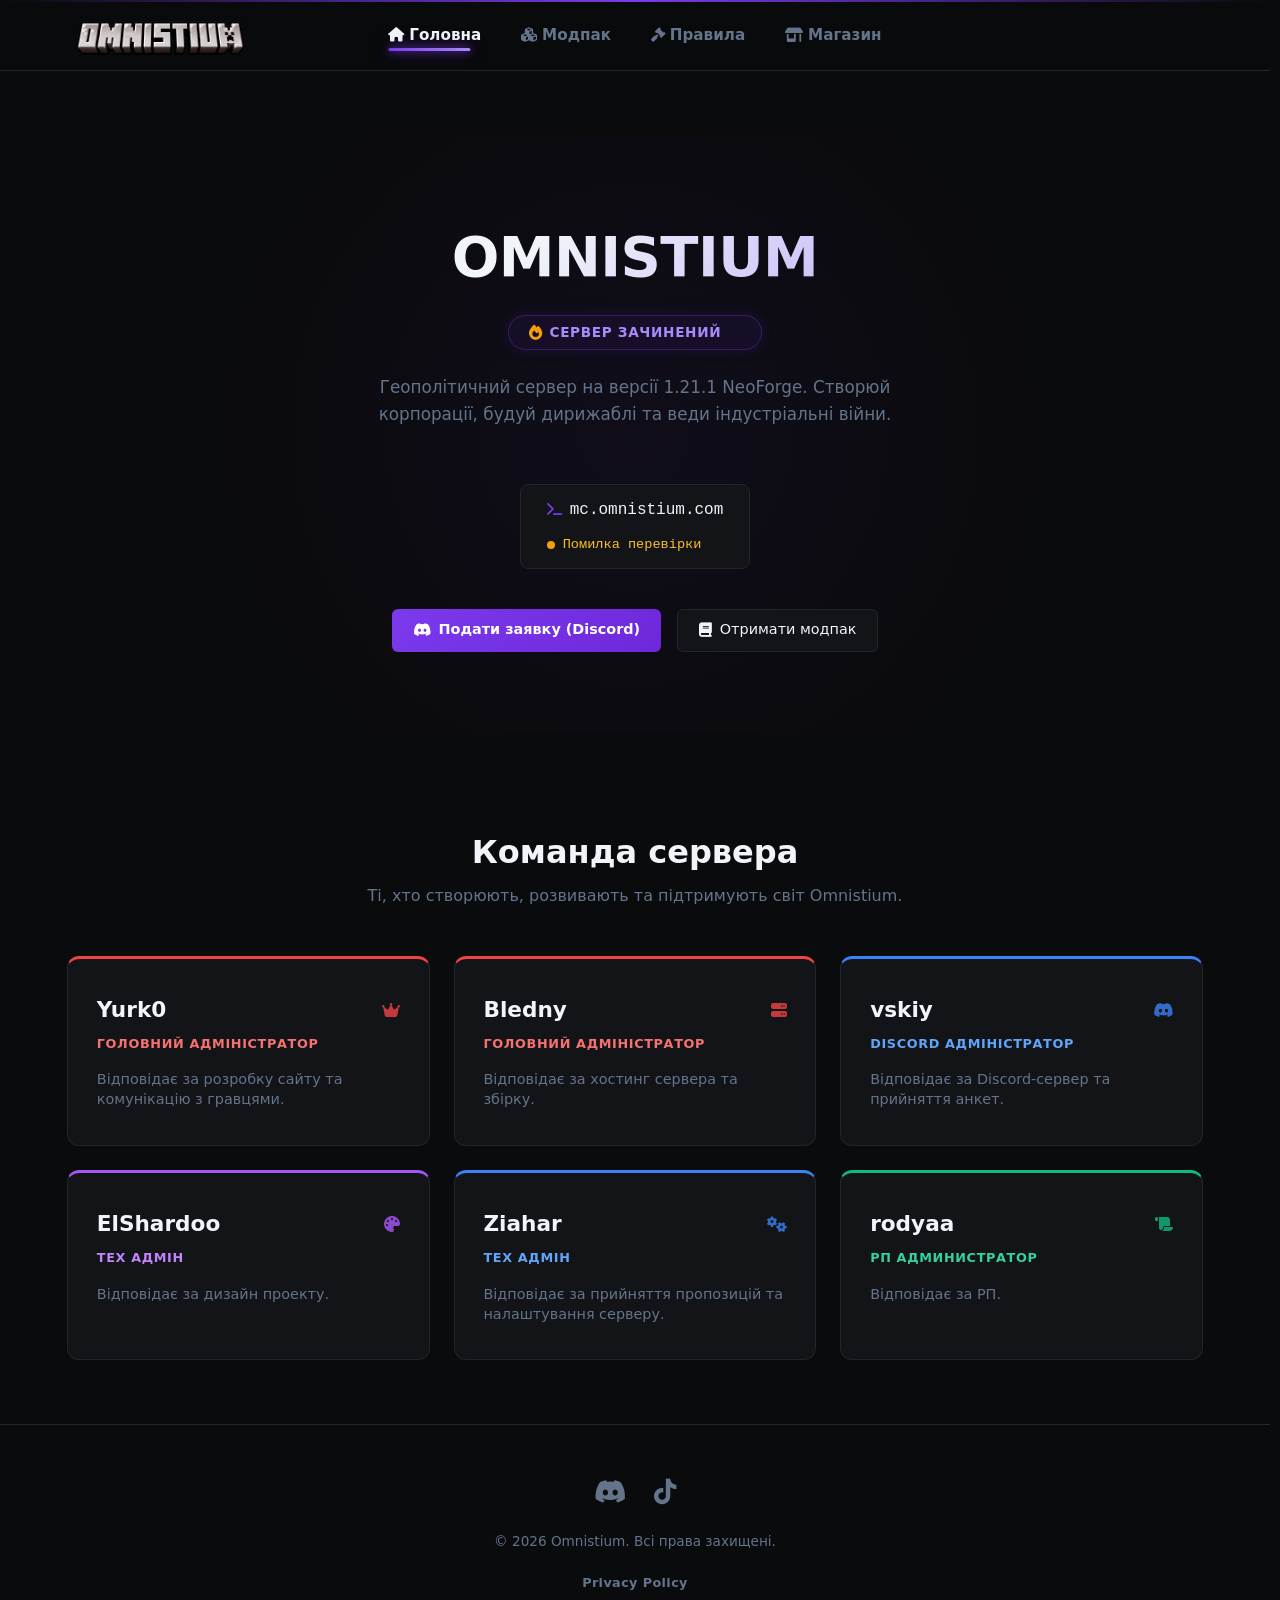
<file: index.html>
<!DOCTYPE html>
<html lang="uk">
<head>
    <meta charset="UTF-8">
    <meta name="viewport" content="width=device-width, initial-scale=1.0">
    <title>Omnistium — Головна</title>
    <link rel="icon" type="image/png" href="logo_s.png">
    <link rel="stylesheet" href="style.css">
    <link rel="stylesheet" href="https://cdnjs.cloudflare.com/ajax/libs/font-awesome/6.5.1/css/all.min.css">
</head>
<body>
    <header>
        <nav>
            <div class="logo">
                <a href="index.html">
                    <img src="logo_b.png" alt="Omnistium" class="logo-big">
                    <img src="logo_s.png" alt="Omnistium" class="logo-small">
                </a>
            </div>
            
            <button class="menu-toggle" id="mobile-menu-btn">☰</button>
            
            <ul class="nav-links" id="nav-menu">
                <li><a href="index.html" class="active"><i class="fas fa-home" style="font-size: 0.9rem; margin-right: 0.3rem;"></i>Головна</a></li>
                <li><a href="modpack.html"><i class="fas fa-cubes" style="font-size: 0.9rem; margin-right: 0.3rem;"></i>Модпак</a></li>
                <li><a href="rules.html"><i class="fas fa-gavel" style="font-size: 0.9rem; margin-right: 0.3rem;"></i>Правила</a></li>
                <li><a href="shop.html"><i class="fas fa-shop" style="font-size: 0.9rem; margin-right: 0.3rem;"></i>Магазин</a></li>
            </ul>
        </nav>
    </header>

    <main class="container">
        <section style="text-align: center; padding: 5rem 2rem; background: radial-gradient(circle at center, rgba(124, 58, 237, 0.06) 0%, transparent 70%); border-radius: 20px; margin-bottom: 2rem;">
            <h1 style="font-size: 3.5rem; margin-bottom: 1rem; font-weight: 800; background: linear-gradient(135deg, var(--text-main) 40%, #a78bfa 100%); -webkit-background-clip: text; -webkit-text-fill-color: transparent; letter-spacing: -0.01em;">OMNISTIUM</h1>
            
            <!-- ІНФОРМАЦІЯ ПРО СЕЗОН -->
            <div style="display: inline-flex; align-items: center; justify-content: center; background: rgba(124, 58, 237, 0.08); border: 1px solid rgba(124, 58, 237, 0.3); padding: 0.4rem 1.2rem; border-radius: 50px; margin-bottom: 1.5rem; box-shadow: 0 0 15px rgba(124, 58, 237, 0.15);">
                <i class="fas fa-fire" style="color: #f59e0b; margin-right: 0.5rem; font-size: 0.95rem;"></i>
                <span style="font-size: 0.85rem; font-weight: 700; color: #a78bfa; text-transform: uppercase; letter-spacing: 0.05em;">Сервер зачинений</span>
                <span style="font-size: 0.85rem; font-weight: 500; color: var(--text-muted); margin-left: 0.6rem; border-left: 1px solid rgba(124, 58, 237, 0.3); padding-left: 0.6rem;"
                    9</span>
            </div>

            <p style="color: var(--text-muted); max-width: 600px; margin: 0 auto 2rem; font-size: 1.05rem; line-height: 1.6;">Геополітичний сервер на версії 1.21.1 NeoForge. Створюй корпорації, будуй дирижаблі та веди індустріальні війни.</p>
            
            <div class="ip-box" onclick="copyIP()" style="flex-direction: column; align-items: flex-start; gap: 0.8rem;">
                <div style="display: flex; align-items: center; gap: 0.5rem; width: 100%;">
                    <i class="fas fa-terminal" style="color: var(--purple-accent); font-size: 0.85rem;"></i>
                    <span id="server-ip">mc.omnistium.com</span>
                </div>
                <div style="display: flex; align-items: center; gap: 0.5rem; font-size: 0.85rem;">
                    <span id="server-status-dot" style="width: 8px; height: 8px; border-radius: 50%; background: #f59e0b; display: inline-block;"></span>
                    <span id="server-status-text" style="color: var(--text-muted);">Перевірка статусу...</span>
                </div>
            </div>
            
            <div style="margin-top: 2.5rem; display: flex; gap: 1rem; justify-content: center;">
                <a href="https://discord.gg/CCuAntx5r" class="btn btn-primary" target="_blank" style="display: inline-flex; align-items: center; gap: 0.5rem;"><i class="fab fa-discord"></i>Подати заявку (Discord)</a>
                <a href="modpack.html" class="btn" style="display: inline-flex; align-items: center; gap: 0.5rem; background: var(--bg-card);"><i class="fas fa-book"></i>Отримати модпак</a>
            </div>
        </section>

        <section style="margin-top: 6rem;">
            <h2 style="text-align: center; font-size: 2rem; margin-bottom: 0.5rem; font-weight: 700;">Команда сервера</h2>
            <p style="text-align: center; color: var(--text-muted); margin-bottom: 3rem;">Ті, хто створюють, розвивають та підтримують світ Omnistium.</p>
            
            <div class="grid" style="grid-template-columns: repeat(auto-fit, minmax(280px, 1fr)); gap: 1.5rem;">
                <div class="card" style="padding: 2.2rem 1.8rem; display: flex; flex-direction: column; gap: 0.5rem; border-top: 3px solid #ef4444; border-radius: 12px;">
                    <div style="display: flex; justify-content: space-between; align-items: center;">
                        <h3 style="font-size: 1.35rem; color: var(--text-main); margin: 0; font-weight: 700;">Yurk0</h3>
                        <i class="fas fa-crown" style="color: #ef4444; opacity: 0.8;"></i>
                    </div>
                    <div style="font-size: 0.8rem; text-transform: uppercase; letter-spacing: 0.05em; color: #f87171; font-weight: 700; margin-bottom: 0.5rem;">Головний адміністратор</div>
                    <p style="color: var(--text-muted); font-size: 0.9rem; margin: 0; line-height: 1.4;">Відповідає за розробку сайту та комунікацію з гравцями.</p>
                </div>

                <div class="card" style="padding: 2.2rem 1.8rem; display: flex; flex-direction: column; gap: 0.5rem; border-top: 3px solid #ef4444; border-radius: 12px;">
                    <div style="display: flex; justify-content: space-between; align-items: center;">
                        <h3 style="font-size: 1.35rem; color: var(--text-main); margin: 0; font-weight: 700;">Bledny</h3>
                        <i class="fas fa-server" style="color: #ef4444; opacity: 0.8;"></i>
                    </div>
                    <div style="font-size: 0.8rem; text-transform: uppercase; letter-spacing: 0.05em; color: #f87171; font-weight: 700; margin-bottom: 0.5rem;">Головний адміністратор</div>
                    <p style="color: var(--text-muted); font-size: 0.9rem; margin: 0; line-height: 1.4;">Відповідає за хостинг сервера та збірку.</p>
                </div>

                <div class="card" style="padding: 2.2rem 1.8rem; display: flex; flex-direction: column; gap: 0.5rem; border-top: 3px solid #3b82f6; border-radius: 12px;">
                    <div style="display: flex; justify-content: space-between; align-items: center;">
                        <h3 style="font-size: 1.35rem; color: var(--text-main); margin: 0; font-weight: 700;">vskiy</h3>
                        <i class="fab fa-discord" style="color: #3b82f6; opacity: 0.8;"></i>
                    </div>
                    <div style="font-size: 0.8rem; text-transform: uppercase; letter-spacing: 0.05em; color: #60a5fa; font-weight: 700; margin-bottom: 0.5rem;">Discord адміністратор</div>
                    <p style="color: var(--text-muted); font-size: 0.9rem; margin: 0; line-height: 1.4;">Відповідає за Discord-сервер та прийняття анкет.</p>
                </div>

                <div class="card" style="padding: 2.2rem 1.8rem; display: flex; flex-direction: column; gap: 0.5rem; border-top: 3px solid #a855f7; border-radius: 12px;">
                    <div style="display: flex; justify-content: space-between; align-items: center;">
                        <h3 style="font-size: 1.35rem; color: var(--text-main); margin: 0; font-weight: 700;">ElShardoo</h3>
                        <i class="fas fa-palette" style="color: #a855f7; opacity: 0.8;"></i>
                    </div>
                    <div style="font-size: 0.8rem; text-transform: uppercase; letter-spacing: 0.05em; color: #c084fc; font-weight: 700; margin-bottom: 0.5rem;">Тех Адмін</div>
                    <p style="color: var(--text-muted); font-size: 0.9rem; margin: 0; line-height: 1.4;">Відповідає за дизайн проекту.</p>
                </div>

                <div class="card" style="padding: 2.2rem 1.8rem; display: flex; flex-direction: column; gap: 0.5rem; border-top: 3px solid #3b82f6; border-radius: 12px;">
                    <div style="display: flex; justify-content: space-between; align-items: center;">
                        <h3 style="font-size: 1.35rem; color: var(--text-main); margin: 0; font-weight: 700;">Ziahar</h3>
                        <i class="fas fa-gears" style="color: #3b82f6; opacity: 0.8;"></i>
                    </div>
                    <div style="font-size: 0.8rem; text-transform: uppercase; letter-spacing: 0.05em; color: #60a5fa; font-weight: 700; margin-bottom: 0.5rem;">Тех Адмін</div>
                    <p style="color: var(--text-muted); font-size: 0.9rem; margin: 0; line-height: 1.4;">Відповідає за прийняття пропозицій та налаштування серверу.</p>
                </div>

                <div class="card" style="padding: 2.2rem 1.8rem; display: flex; flex-direction: column; gap: 0.5rem; border-top: 3px solid #10b981; border-radius: 12px;">
                    <div style="display: flex; justify-content: space-between; align-items: center;">
                        <h3 style="font-size: 1.35rem; color: var(--text-main); margin: 0; font-weight: 700;">rodyaa</h3>
                        <i class="fas fa-scroll" style="color: #10b981; opacity: 0.8;"></i>
                    </div>
                    <div style="font-size: 0.8rem; text-transform: uppercase; letter-spacing: 0.05em; color: #34d399; font-weight: 700; margin-bottom: 0.5rem;">РП Администратор</div>
                    <p style="color: var(--text-muted); font-size: 0.9rem; margin: 0; line-height: 1.4;">Відповідає за РП.</p>
                </div>
            </div>
        </section>
    </main>

    <footer>
        <div class="footer-socials">
            <a href="https://discord.gg/CCuAntx5r" target="_blank" title="Наш Discord"><i class="fab fa-discord"></i></a>
            <a href="https://www.tiktok.com/@omnist1um" target="_blank" title="Наш TikTok"><i class="fab fa-tiktok"></i></a>
        </div>
        <p>&copy; <span id="current-year">2026</span> Omnistium. Всі права захищені.</p>
        <div class="footer-links">
            <a href="privacy-policy.html">Privacy Policy</a>
        </div>
    </footer>
    <script src="main.js"></script>
</body>
</html>
</file>
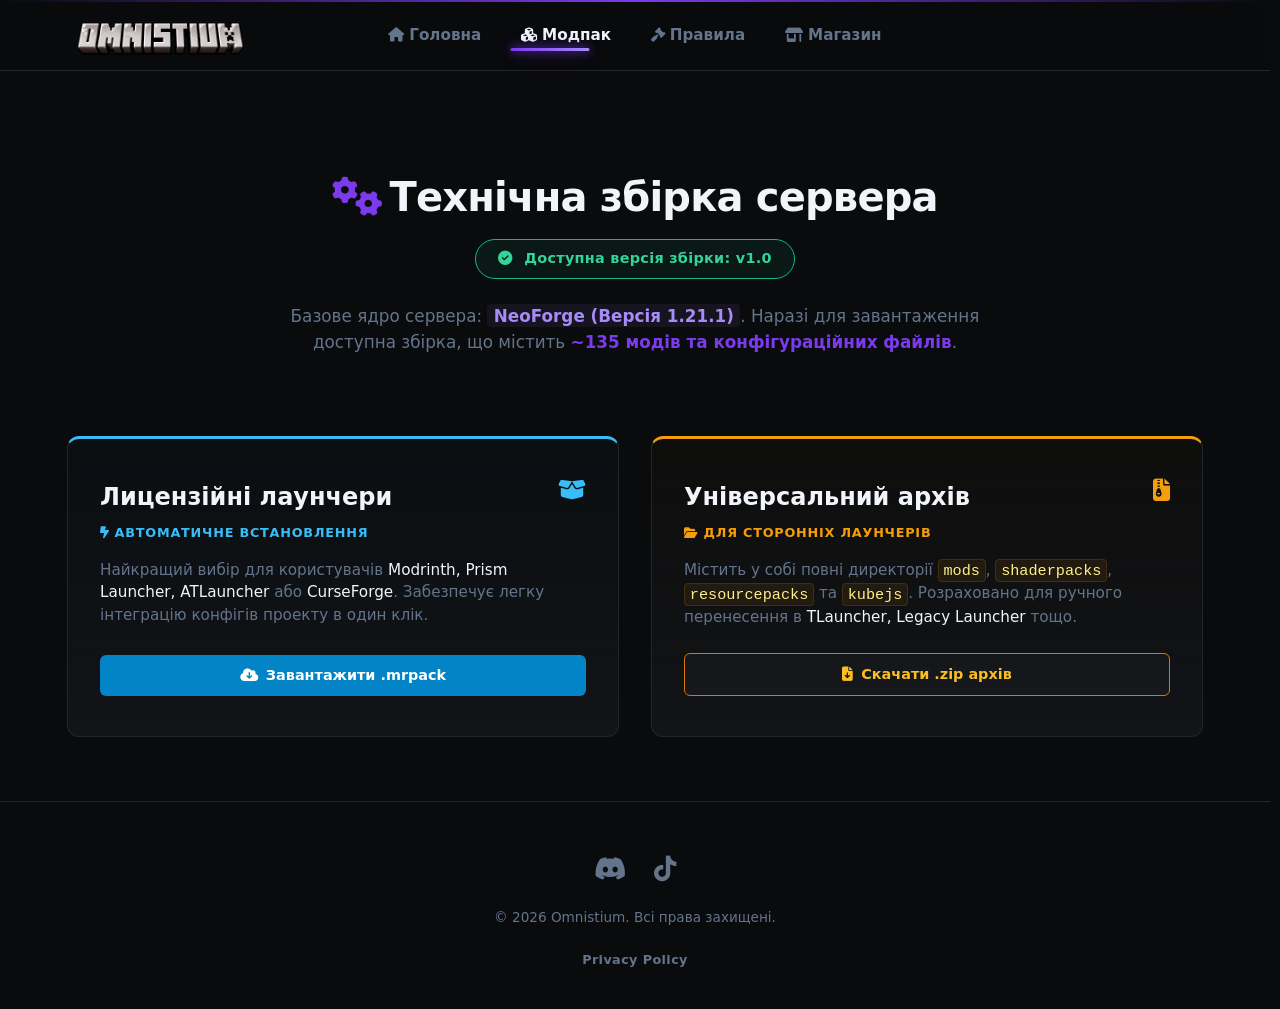
<file: modpack.html>
<!DOCTYPE html>
<html lang="uk">
<head>
    <meta charset="UTF-8">
    <meta name="viewport" content="width=device-width, initial-scale=1.0">
    <title>Omnistium — Модпак</title>
    <link rel="icon" type="image/png" href="logo_s.png">
    <link rel="stylesheet" href="style.css">
    <link rel="stylesheet" href="https://cdnjs.cloudflare.com/ajax/libs/font-awesome/6.5.1/css/all.min.css">
</head>
<body>
    <header>
        <nav>
            <div class="logo">
                <a href="index.html">
                    <img src="logo_b.png" alt="Omnistium" class="logo-big">
                    <img src="logo_s.png" alt="Omnistium" class="logo-small">
                </a>
            </div>
            
            <button class="menu-toggle" id="mobile-menu-btn">☰</button>
            
            <ul class="nav-links" id="nav-menu">
                <li><a href="index.html"><i class="fas fa-home" style="font-size: 0.9rem; margin-right: 0.3rem;"></i>Головна</a></li>
                <li><a href="modpack.html" class="active"><i class="fas fa-cubes" style="font-size: 0.9rem; margin-right: 0.3rem;"></i>Модпак</a></li>
                <li><a href="rules.html"><i class="fas fa-gavel" style="font-size: 0.9rem; margin-right: 0.3rem;"></i>Правила</a></li>
                <li><a href="shop.html"><i class="fas fa-shop" style="font-size: 0.9rem; margin-right: 0.3rem;"></i>Магазин</a></li>
            </ul>
        </nav>
    </header>

    <main class="container">
        <section style="text-align: center; padding: 2rem 0 3rem 0;">
            <h2 style="font-size: 2.5rem; margin-bottom: 0.75rem; letter-spacing: -0.02em;">
                <i class="fas fa-gears" style="color: var(--purple-accent); margin-right: 0.5rem;"></i>Технічна збірка сервера
            </h2>
            
            <div style="display: inline-block; background: rgba(16, 185, 129, 0.08); border: 1px solid #10b981; padding: 0.5rem 1.4rem; border-radius: 50px; font-size: 0.9rem; font-weight: 700; color: #34d399; margin-bottom: 1.5rem; letter-spacing: 0.02em; box-shadow: 0 0 15px rgba(16, 185, 129, 0.05);">
                <i class="fas fa-check-circle" style="margin-right: 0.4rem;"></i> Доступна версія збірки: v1.0
            </div>

            <p style="color: var(--text-muted); max-width: 700px; margin: 0 auto; font-size: 1.05rem; line-height: 1.6;">
                Базове ядро сервера: <span style="color: #a78bfa; font-weight: 600; background: rgba(167, 139, 250, 0.08); padding: 0.1rem 0.4rem; border-radius: 4px;">NeoForge (Версія 1.21.1)</span>. 
                Наразі для завантаження доступна збірка, що містить <span style="color: var(--purple-accent); font-weight: 600;">~135 модів та конфігураційних файлів</span>.
            </p>
        </section>

        <style>
            .download-card-license {
                transition: transform 0.3s cubic-bezier(0.16, 1, 0.3, 1), border-color 0.3s ease, box-shadow 0.3s ease !important;
            }
            .download-card-license:hover {
                transform: translateY(-5px) !important;
                border-color: #38bdf8 !important;
                box-shadow: 0 10px 30px rgba(56, 189, 248, 0.15) !important;
            }

            .download-card-pirate {
                transition: transform 0.3s cubic-bezier(0.16, 1, 0.3, 1), border-color 0.3s ease, box-shadow 0.3s ease !important;
            }
            .download-card-pirate:hover {
                transform: translateY(-5px) !important;
                border-color: #f59e0b !important;
                box-shadow: 0 10px 30px rgba(245, 158, 11, 0.15) !important;
            }
        </style>

        <div class="grid">
            <div class="card download-card-license" style="display: flex; flex-direction: column; justify-content: space-between; gap: 1.5rem; border-top: 3px solid #38bdf8; background: linear-gradient(180deg, rgba(56, 189, 248, 0.02) 0%, var(--bg-card) 100%);">
                <div>
                    <div style="display: flex; justify-content: space-between; align-items: flex-start; margin-bottom: 0.5rem;">
                        <h3 style="font-size: 1.5rem; color: var(--text-main); display: flex; align-items: center; gap: 0.6rem;">Лицензійні лаунчери</h3>
                        <i class="fas fa-box-open" style="font-size: 1.4rem; color: #38bdf8;"></i>
                    </div>
                    <div style="font-size: 0.8rem; text-transform: uppercase; letter-spacing: 0.06em; color: #38bdf8; font-weight: 800; margin-bottom: 1rem; display: flex; align-items: center; gap: 0.3rem;">
                        <i class="fas fa-bolt-lightning" style="font-size: 0.75rem;"></i> Автоматичне встановлення
                    </div>
                    <p style="color: var(--text-muted); font-size: 0.95rem; line-height: 1.5;">Найкращий вибір для користувачів <span style="color: var(--text-main); font-weight: 500;">Modrinth, Prism Launcher, ATLauncher</span> або <span style="color: var(--text-main); font-weight: 500;">CurseForge</span>. Забезпечує легку інтеграцію конфігів проекту в один клік.</p>
                </div>
                <a href="https://docs.google.com/uc?export=download&id=1TiandcDlTFhBwFVAzkHkRJjM8oYdsgiv" class="btn btn-primary" style="text-align: center; animation: none; display: flex; align-items: center; justify-content: center; gap: 0.5rem; background: #0284c7; border-color: #0284c7; font-weight: 600;">
                    <i class="fas fa-cloud-arrow-down"></i> Завантажити .mrpack
                </a>
            </div>

            <div class="card download-card-pirate" style="display: flex; flex-direction: column; justify-content: space-between; gap: 1.5rem; border-top: 3px solid #f59e0b; background: linear-gradient(180deg, rgba(245, 158, 11, 0.02) 0%, var(--bg-card) 100%);">
                <div>
                    <div style="display: flex; justify-content: space-between; align-items: flex-start; margin-bottom: 0.5rem;">
                        <h3 style="font-size: 1.5rem; color: var(--text-main); display: flex; align-items: center; gap: 0.6rem;">Універсальний архів</h3>
                        <i class="fas fa-file-zipper" style="font-size: 1.4rem; color: #f59e0b;"></i>
                    </div>
                    <div style="font-size: 0.8rem; text-transform: uppercase; letter-spacing: 0.06em; color: #f59e0b; font-weight: 800; margin-bottom: 1rem; display: flex; align-items: center; gap: 0.3rem;">
                        <i class="fas fa-folder-open" style="font-size: 0.75rem;"></i> Для сторонніх лаунчерів
                    </div>
                    <p style="color: var(--text-muted); font-size: 0.95rem; line-height: 1.5;">Містить у собі повні директорії <code style="color: #fef08a; background: rgba(245,158,11,0.08); padding: 0.1rem 0.3rem; border-radius: 4px; border: 1px solid rgba(245,158,11,0.15);">mods</code>, <code style="color: #fef08a; background: rgba(245,158,11,0.08); padding: 0.1rem 0.3rem; border-radius: 4px; border: 1px solid rgba(245,158,11,0.15);">shaderpacks</code>, <code style="color: #fef08a; background: rgba(245,158,11,0.08); padding: 0.1rem 0.3rem; border-radius: 4px; border: 1px solid rgba(245,158,11,0.15);">resourcepacks</code> та <code style="color: #fef08a; background: rgba(245,158,11,0.08); padding: 0.1rem 0.3rem; border-radius: 4px; border: 1px solid rgba(245,158,11,0.15);">kubejs</code>. Розраховано для ручного перенесення в <span style="color: var(--text-main); font-weight: 500;">TLauncher, Legacy Launcher</span> тощо.</p>
                </div>
                <a href="https://docs.google.com/uc?export=download&id=1yYMVofxtYM5b0yVf7xIKzJxQNTgkpb8R" class="btn" style="text-align: center; display: flex; align-items: center; justify-content: center; gap: 0.5rem; border-color: #d97706; color: #fbbf24; font-weight: 600;">
                    <i class="fas fa-file-download"></i> Скачати .zip архів
                </a>
            </div>
        </div>
    </main>

    <footer>
        <div class="footer-socials">
            <a href="https://discord.gg/CCuAntx5r" target="_blank" title="Наш Discord"><i class="fab fa-discord"></i></a>
            <a href="https://www.tiktok.com/@omnist1um" target="_blank" title="Наш TikTok"><i class="fab fa-tiktok"></i></a>
        </div>
        <p>&copy; <span id="current-year">2026</span> Omnistium. Всі права захищені.</p>
        <div class="footer-links">
            <a href="privacy-policy.html">Privacy Policy</a>
        </div>
    </footer>
    <script src="main.js"></script>
</body>
</html>
</file>
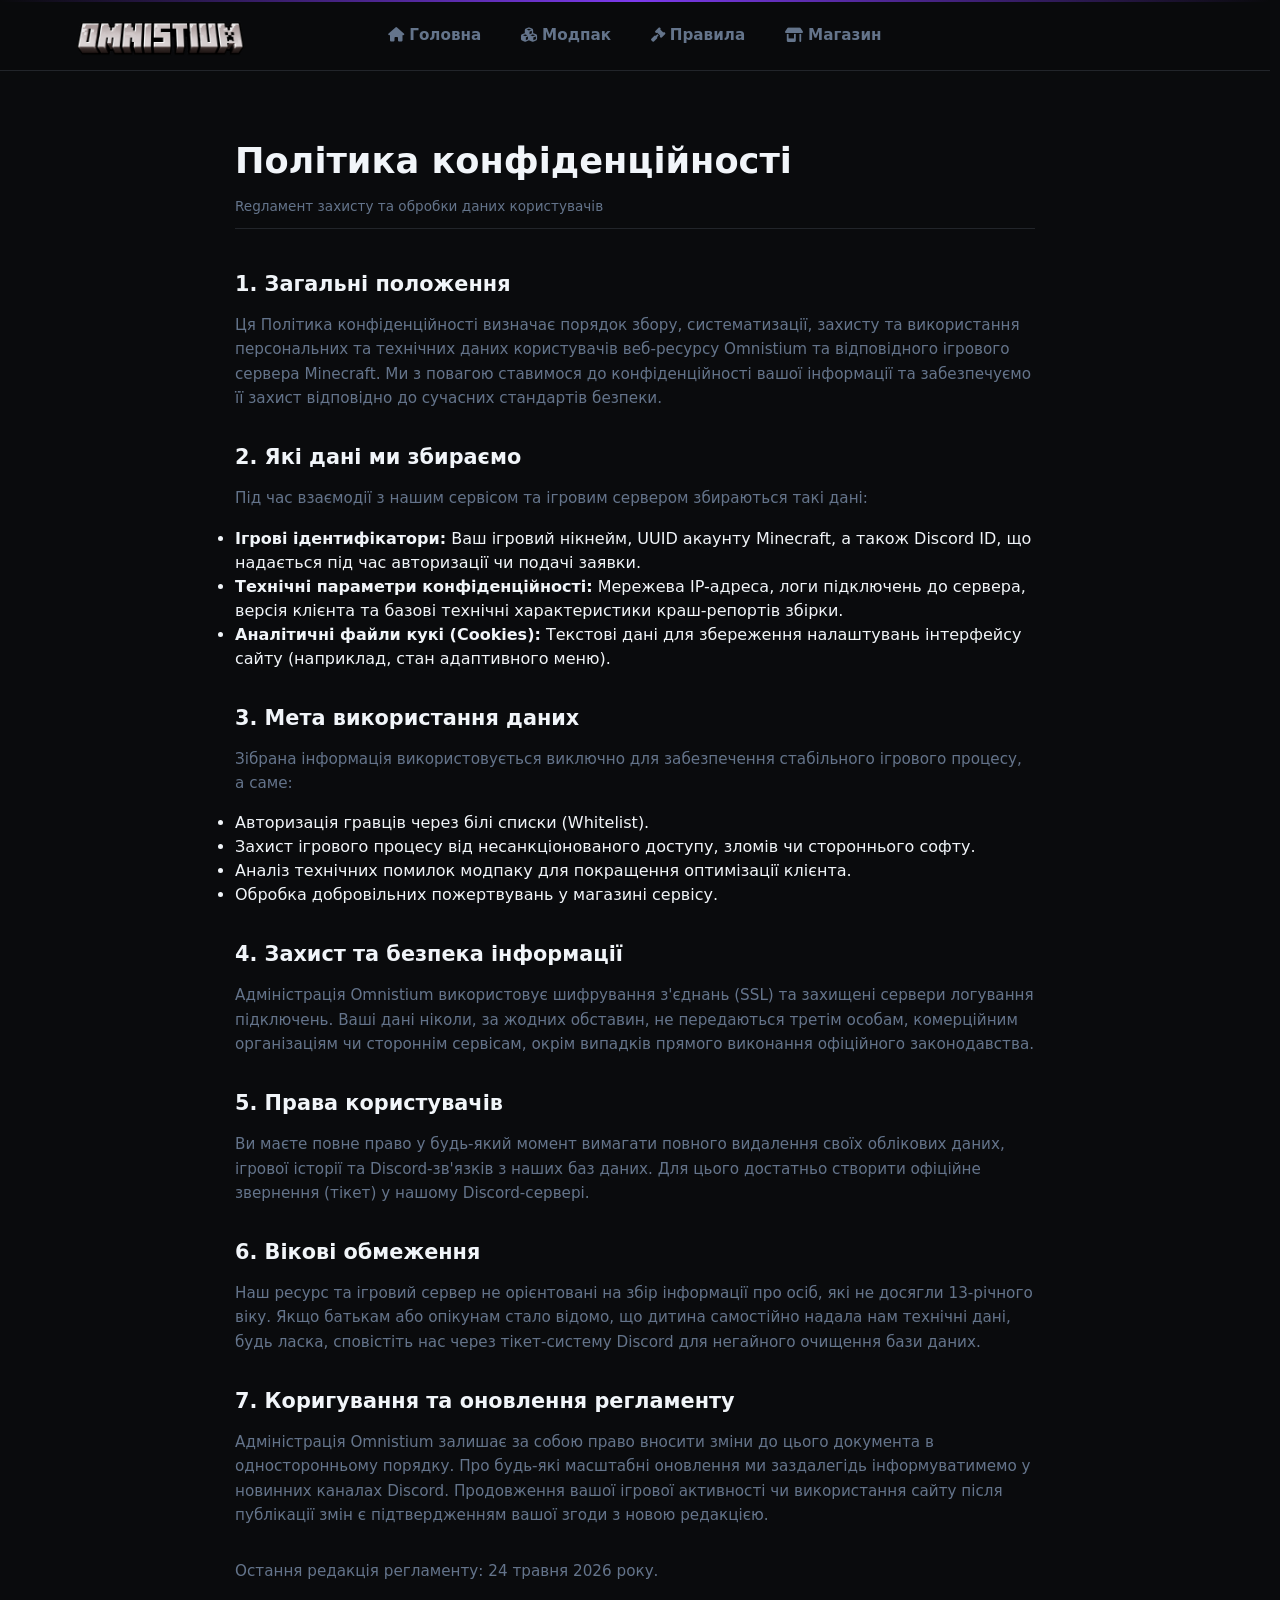
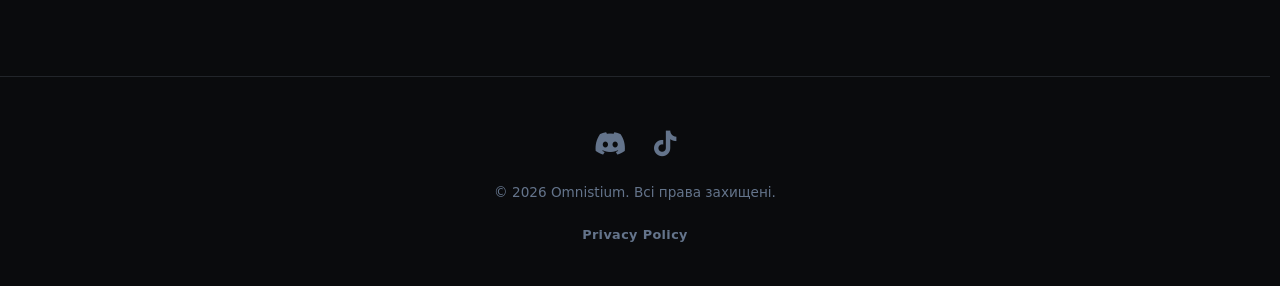
<file: privacy-policy.html>
<!DOCTYPE html>
<html lang="uk">
<head>
    <meta charset="UTF-8">
    <meta name="viewport" content="width=device-width, initial-scale=1.0">
    <title>Omnistium — Політика конфіденційності</title>
    <link rel="icon" type="image/png" href="logo_s.png">
    <link rel="stylesheet" href="style.css">
    <link rel="stylesheet" href="https://cdnjs.cloudflare.com/ajax/libs/font-awesome/6.5.1/css/all.min.css">
</head>
<body>
    <header>
        <nav>
            <div class="logo">
                <a href="index.html">
                    <img src="logo_b.png" alt="Omnistium" class="logo-big">
                    <img src="logo_s.png" alt="Omnistium" class="logo-small">
                </a>
            </div>
            
            <button class="menu-toggle" id="mobile-menu-btn">☰</button>
            
            <ul class="nav-links" id="nav-menu">
                <li><a href="index.html"><i class="fas fa-home" style="font-size: 0.9rem; margin-right: 0.3rem;"></i>Головна</a></li>
                <li><a href="modpack.html"><i class="fas fa-cubes" style="font-size: 0.9rem; margin-right: 0.3rem;"></i>Модпак</a></li>
                <li><a href="rules.html"><i class="fas fa-gavel" style="font-size: 0.9rem; margin-right: 0.3rem;"></i>Правила</a></li>
                <li><a href="shop.html"><i class="fas fa-shop" style="font-size: 0.9rem; margin-right: 0.3rem;"></i>Магазин</a></li>
            </ul>
        </nav>
    </header>

    <div class="container">
        <div class="policy-content">
            <h1>Політика конфіденційності</h1>
            <div class="rules-meta">Regламент захисту та обробки даних користувачів</div>
            
            <h2>1. Загальні положення</h2>
            <p>Ця Політика конфіденційності визначає порядок збору, систематизації, захисту та використання персональних та технічних даних користувачів веб-ресурсу Omnistium та відповідного ігрового сервера Minecraft. Ми з повагою ставимося до конфіденційності вашої інформації та забезпечуємо її захист відповідно до сучасних стандартів безпеки.</p>
            
            <h2>2. Які дані ми збираємо</h2>
            <p>Під час взаємодії з нашим сервісом та ігровим сервером збираються такі дані:</p>
            <ul>
                <li><strong>Ігрові ідентифікатори:</strong> Ваш ігровий нікнейм, UUID акаунту Minecraft, а також Discord ID, що надається під час авторизації чи подачі заявки.</li>
                <li><strong>Технічні параметри конфіденційності:</strong> Мережева IP-адреса, логи підключень до сервера, версія клієнта та базові технічні характеристики краш-репортів збірки.</li>
                <li><strong>Аналітичні файли кукі (Cookies):</strong> Текстові дані для збереження налаштувань інтерфейсу сайту (наприклад, стан адаптивного меню).</li>
            </ul>
            
            <h2>3. Мета використання даних</h2>
            <p>Зібрана інформація використовується виключно для забезпечення стабільного ігрового процесу, а саме:</p>
            <ul>
                <li>Авторизація гравців через білі списки (Whitelist).</li>
                <li>Захист ігрового процесу від несанкціонованого доступу, зломів чи стороннього софту.</li>
                <li>Аналіз технічних помилок модпаку для покращення оптимізації клієнта.</li>
                <li>Обробка добровільних пожертвувань у магазині сервісу.</li>
            </ul>
            
            <h2>4. Захист та безпека інформації</h2>
            <p>Адміністрація Omnistium використовує шифрування з'єднань (SSL) та захищені сервери логування підключень. Ваші дані ніколи, за жодних обставин, не передаються третім особам, комерційним організаціям чи стороннім сервісам, окрім випадків прямого виконання офіційного законодавства.</p>
            
            <h2>5. Права користувачів</h2>
            <p>Ви маєте повне право у будь-який момент вимагати повного видалення своїх облікових даних, ігрової історії та Discord-зв'язків з наших баз даних. Для цього достатньо створити офіційне звернення (тікет) у нашому Discord-сервері.</p>
            
            <h2>6. Вікові обмеження</h2>
            <p>Наш ресурс та ігровий сервер не орієнтовані на збір інформації про осіб, які не досягли 13-річного віку. Якщо батькам або опікунам стало відомо, що дитина самостійно надала нам технічні дані, будь ласка, сповістіть нас через тікет-систему Discord для негайного очищення бази даних.</p>
            
            <h2>7. Коригування та оновлення регламенту</h2>
            <p>Адміністрація Omnistium залишає за собою право вносити зміни до цього документа в односторонньому порядку. Про будь-які масштабні оновлення ми заздалегідь інформуватимемо у новинних каналах Discord. Продовження вашої ігрової активності чи використання сайту після публікації змін є підтвердженням вашої згоди з новою редакцією.</p>
            <p class="rules-meta" style="margin-top: 2rem; border-bottom: none;">Остання редакція регламенту: 24 травня 2026 року.</p>
        </div>
    </div>

    <footer>
        <div class="footer-socials">
            <a href="https://discord.gg/CCuAntx5r" target="_blank" title="Наш Discord"><i class="fab fa-discord"></i></a>
            <a href="https://www.tiktok.com/@omnist1um" target="_blank" title="Наш TikTok"><i class="fab fa-tiktok"></i></a>
        </div>
        <p>&copy; <span id="current-year">2026</span> Omnistium. Всі права захищені.</p>
        <div class="footer-links">
            <a href="privacy-policy.html">Privacy Policy</a>
        </div>
    </footer>
    <script src="main.js"></script>
</body>
</html>
</file>
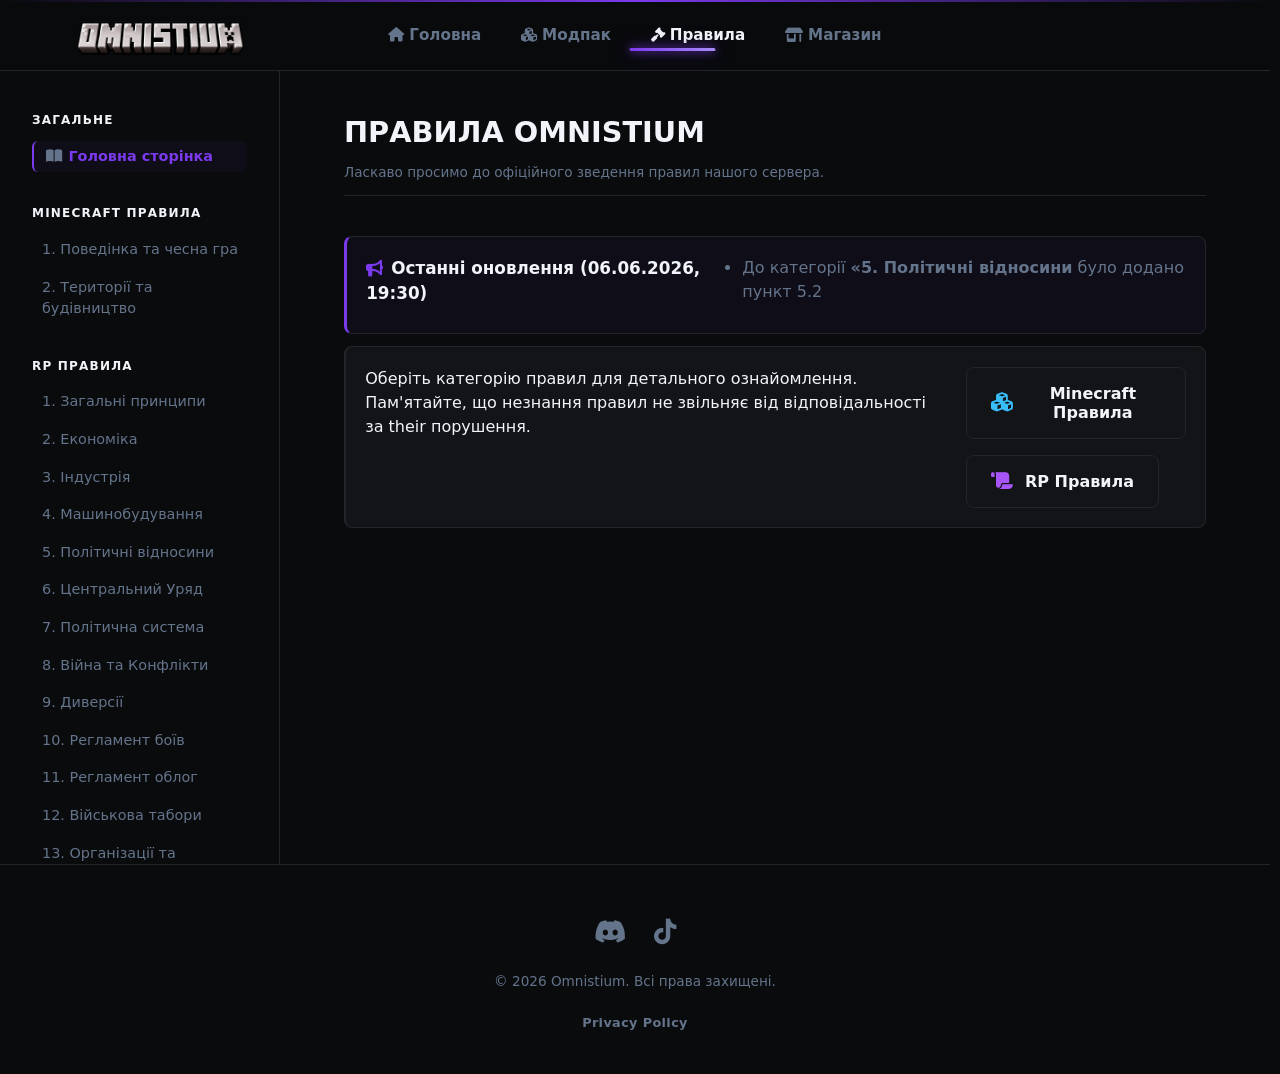
<file: rules.html>
<!DOCTYPE html>
<html lang="uk">
<head>
    <meta charset="UTF-8">
    <meta name="viewport" content="width=device-width, initial-scale=1.0">
    <title>Omnistium — Правила</title>
    <link rel="icon" type="image/png" href="logo_s.png">
    <link rel="stylesheet" href="style.css">
    <link rel="stylesheet" href="https://cdnjs.cloudflare.com/ajax/libs/font-awesome/6.5.1/css/all.min.css">
</head>
<body>
    <header>
        <nav>
            <div class="logo">
                <a href="index.html">
                    <img src="logo_b.png" alt="Omnistium" class="logo-big">
                    <img src="logo_s.png" alt="Omnistium" class="logo-small">
                </a>
            </div>
            
            <button class="menu-toggle" id="mobile-menu-btn">☰</button>
            
            <ul class="nav-links" id="nav-menu">
                <li><a href="index.html"><i class="fas fa-home" style="font-size: 0.9rem; margin-right: 0.3rem;"></i>Головна</a></li>
                <li><a href="modpack.html"><i class="fas fa-cubes" style="font-size: 0.9rem; margin-right: 0.3rem;"></i>Модпак</a></li>
                <li><a href="rules.html" class="active"><i class="fas fa-gavel" style="font-size: 0.9rem; margin-right: 0.3rem;"></i>Правила</a></li>
                <li><a href="shop.html"><i class="fas fa-shop" style="font-size: 0.9rem; margin-right: 0.3rem;"></i>Магазин</a></li>
            </ul>
        </nav>
    </header>

    <div class="rules-layout">
        <aside class="rules-sidebar">
            <div class="sidebar-category">Загальне</div>
            <ul class="sidebar-links">
                <li><a href="#" class="sidebar-id active" data-target="general-rules"><i class="fas fa-book-open" style="margin-right: 0.4rem; color: var(--text-muted);"></i>Головна сторінка</a></li>
            </ul>

            <div class="sidebar-category">Minecraft правила</div>
            <ul class="sidebar-links">
                <li><a href="#" class="sidebar-id" data-target="mc-behavior">1. Поведінка та чесна гра</a></li>
                <li><a href="#" class="sidebar-id" data-target="mc-building">2. Території та будівництво</a></li>
            </ul>

            <div class="sidebar-category">RP правила</div>
            <ul class="sidebar-links">
                <li><a href="#" class="sidebar-id" data-target="rp-principles">1. Загальні принципи</a></li>
                <li><a href="#" class="sidebar-id" data-target="rp-economy">2. Економіка</a></li>
                <li><a href="#" class="sidebar-id" data-target="rp-industry">3. Індустрія</a></li>
                <li><a href="#" class="sidebar-id" data-target="rp-machinery">4. Машинобудування</a></li>
                <li><a href="#" class="sidebar-id" data-target="rp-politics">5. Політичні відносини</a></li>
                <li><a href="#" class="sidebar-id" data-target="rp-government">6. Центральний Уряд</a></li>
                <li><a href="#" class="sidebar-id" data-target="rp-parliament">7. Політична система</a></li>
                <li><a href="#" class="sidebar-id" data-target="rp-war">8. Війна та Конфлікти</a></li>
                <li><a href="#" class="sidebar-id" data-target="rp-sabotage">9. Диверсії</a></li>
                <li><a href="#" class="sidebar-id" data-target="rp-battles">10. Регламент боїв</a></li>
                <li><a href="#" class="sidebar-id" data-target="rp-sieges">11. Регламент облог</a></li>
                <li><a href="#" class="sidebar-id" data-target="rp-camps">12. Військова табори</a></li>
                <li><a href="#" class="sidebar-id" data-target="rp-organizations">13. Організації та Найманці</a></li>
                <li><a href="#" class="sidebar-id" data-target="rp-forbidden">14. Заборонені предмети</a></li>
                <li><a href="#" class="sidebar-id" data-target="rp-admin-staff">15. RP-Адміністрація</a></li>
            </ul>
        </aside>

        <main class="rules-content">

            <section id="general-rules" class="rules-section active">
                <h2>ПРАВИЛА OMNISTIUM</h2>
                <div class="rules-meta">Ласкаво просимо до офіційного зведення правил нашого сервера.</div>

                <div class="rule-block" style="border-left: 3px solid var(--purple-accent); background: rgba(124, 58, 237, 0.05);">
                    <p style="font-weight: 700; color: var(--text-main); margin-bottom: 0.5rem; font-size: 1.05rem;"><i class="fas fa-bullhorn" style="color: var(--purple-accent); margin-right: 0.5rem;"></i>Останні оновлення (06.06.2026, 19:30)</p>
                    <ul style="padding-left: 1.2rem; color: var(--text-muted); display: flex; flex-direction: column; gap: 0.4rem;">
                        <li>До категорії <strong>«5. Політичні відносини</strong> було додано пункт 5.2</li>
                    </ul>
                </div>

                <div class="rule-block">
                    <p style="margin-bottom: 1.5rem; color: var(--text-main);">Оберіть категорію правил для детального ознайомлення. Пам'ятайте, що незнання правил не звільняє від відповідальності за their порушення.</p>
                    
                    <div style="display: flex; gap: 1rem; flex-wrap: wrap;">
                        <button onclick="document.querySelector('.sidebar-links [data-target=\'mc-behavior\']').click()" style="padding: 1rem 1.5rem; background: var(--bg-lighter); border: 1px solid var(--border-color); color: var(--text-main); border-radius: 0.5rem; cursor: pointer; display: flex; align-items: center; gap: 0.75rem; font-family: inherit; font-size: 1rem; font-weight: 600; transition: background 0.2s, border-color 0.2s;" onmouseover="this.style.borderColor='var(--purple-accent)'" onmouseout="this.style.borderColor='var(--border-color)'">
                            <i class="fas fa-cubes" style="color: #38bdf8; font-size: 1.2rem;"></i> 
                            Minecraft Правила
                        </button>
                        
                        <button onclick="document.querySelector('.sidebar-links [data-target=\'rp-principles\']').click()" style="padding: 1rem 1.5rem; background: var(--bg-lighter); border: 1px solid var(--border-color); color: var(--text-main); border-radius: 0.5rem; cursor: pointer; display: flex; align-items: center; gap: 0.75rem; font-family: inherit; font-size: 1rem; font-weight: 600; transition: background 0.2s, border-color 0.2s;" onmouseover="this.style.borderColor='var(--purple-accent)'" onmouseout="this.style.borderColor='var(--border-color)'">
                            <i class="fas fa-scroll" style="color: #a855f7; font-size: 1.2rem;"></i> 
                            RP Правила
                        </button>
                    </div>
                </div>
            </section>

            <section id="mc-behavior" class="rules-section">
                <h2>1. ПОВЕДІНКА ТА ЧЕСНА ГРА</h2>
                <div class="rules-meta">Основні правила поведінки на сервері для всіх гравців.</div>

                <div class="rule-block">
                    <span class="rule-number">1.1</span>
                    <div>
                        <p style="font-weight: 700; color: var(--text-main); margin-bottom: 0.5rem;">Лише стандартні можливості гри</p>
                        <p>Будь-які програми, модифікації або інші інструменти, що дають перевагу над іншими учасниками, вважаються порушенням.</p>
                        <p style="margin-top: 0.5rem; color: var(--text-muted); font-size: 0.9rem;"><i class="fas fa-circle-info" style="color: #38bdf8; margin-right: 0.4rem;"></i>Приклад: автоматичне наведення, пошук ресурсів крізь блоки або автоматизація дій персонажа.</p>
                    </div>
                </div>

                <div class="rule-block" style="border-left: 3px solid #ef4444;">
                    <span class="rule-number" style="color: #ef4444;">1.2</span>
                    <div>
                        <p style="font-weight: 700; color: var(--text-main); margin-bottom: 0.5rem;">Заборона використання багів</p>
                        <p>Забороняється отримувати користь із помилок гри чи сервера. Якщо ви виявили проблему — повідомте про неї адміністрацію.</p>
                    </div>
                </div>

                <div class="rule-block">
                    <span class="rule-number">1.3</span>
                    <div>
                        <p style="font-weight: 700; color: var(--text-main); margin-bottom: 0.5rem;">Повага до майна інших гравців</p>
                        <p>Будь-яке привласнення чужих ресурсів, навмисне пошкодження споруд або завдання шкоди без дозволу власника не допускається.</p>
                        <p style="margin-top: 0.5rem; color: var(--text-muted); font-size: 0.9rem;"><i class="fas fa-circle-info" style="color: #38bdf8; margin-right: 0.4rem;"></i>Приклад: забрати речі зі скрині іншого гравця або зруйнувати частину його будинку.</p>
                    </div>
                </div>

                <div class="rule-block" style="border-left: 3px solid #ef4444;">
                    <span class="rule-number" style="color: #ef4444;">1.4</span>
                    <div>
                        <p style="font-weight: 700; color: var(--text-main); margin-bottom: 0.5rem;">Заборона шахрайства</p>
                        <p>Будь-які форми шахрайства, введення в оману або спроби отримати вигоду нечесним шляхом заборонені.</p>
                        <p style="margin-top: 0.5rem; color: var(--text-muted); font-size: 0.9rem;"><i class="fas fa-circle-info" style="color: #38bdf8; margin-right: 0.4rem;"></i>Приклад: видавати себе за адміністратора або вимагати передачу речей під неправдивим приводом.</p>
                    </div>
                </div>

                <div class="rule-block">
                    <span class="rule-number">1.5</span>
                    <div>
                        <p style="font-weight: 700; color: var(--text-main); margin-bottom: 0.5rem;">Повага до трансляцій та заходів</p>
                        <p>Не створюйте навмисних перешкод іншим гравцям під час їхніх трансляцій, записів відео чи проведення заходів.</p>
                    </div>
                </div>

                <div class="rule-block">
                    <span class="rule-number">1.6</span>
                    <div>
                        <p style="font-weight: 700; color: var(--text-main); margin-bottom: 0.5rem;">Пастки та смертоносні конструкції</p>
                        <p>Створення конструкцій, головною метою яких є гарантована загибель іншого гравця, не вітається. Під час офіційних воєн або конфліктів можуть діяти окремі винятки.</p>
                    </div>
                </div>

                <div class="rule-block" style="border-left: 3px solid #ef4444;">
                    <span class="rule-number" style="color: #ef4444;">1.7</span>
                    <div>
                        <p style="font-weight: 700; color: var(--text-main); margin-bottom: 0.5rem;">Співучасть у порушеннях</p>
                        <p>Допомога порушникам, приховування доказів або сприяння обходу покарання розглядається як співучасть у порушенні.</p>
                    </div>
                </div>

                <div class="rule-block" style="border-left: 3px solid #ef4444; background: rgba(239, 68, 68, 0.01);">
                    <span class="rule-number" style="color: #ef4444;">1.8</span>
                    <div>
                        <p style="font-weight: 700; color: var(--text-main); margin-bottom: 0.5rem;">Систематичні порушення</p>
                        <p>Якщо гравець регулярно ігнорує правила, адміністрація може застосувати більш суворі санкції аж до <span style="color: #ef4444; font-weight: 600;">безстрокового блокування</span> доступу до сервера.</p>
                    </div>
                </div>

                <div class="rule-block">
                    <span class="rule-number">1.9</span>
                    <div>
                        <p style="font-weight: 700; color: var(--text-main); margin-bottom: 0.5rem;">Правила Discord</p>
                        <p>Діскорд правила діють і на майнкрафт сервер.</p>
                    </div>
                </div>
            </section>

            <section id="mc-building" class="rules-section">
                <h2>2. ТЕРИТОРІЇ, БУДІВНИЦТВО ТА МЕХАНІЗМИ</h2>
                <div class="rules-meta">Правила щодо будівництва, захоплення та використання територій.</div>

                <div class="rule-block" style="border-left: 3px solid var(--purple-accent); background: rgba(124, 58, 237, 0.02);">
                    <span class="rule-number">2.1</span>
                    <div>
                        <p style="font-weight: 700; color: var(--text-main); margin-bottom: 0.5rem;">Центральна зона</p>
                        <p>Центральна зона світу призначена для загального користування. Будь-які масштабні зміни, забудова або розміщення механізмів у цій області повинні бути попередньо <span style="color: var(--purple-accent); font-weight: 600;">погоджені з адміністрацією</span>.</p>
                    </div>
                </div>

                <div class="rule-block">
                    <span class="rule-number">2.2</span>
                    <div>
                        <p style="font-weight: 700; color: var(--text-main); margin-bottom: 0.5rem;">Закріплення територій</p>
                        <p>Територія вважається закріпленою за гравцем або містом після її офіційного оформлення через серверні інструменти.</p>
                    </div>
                </div>

                <div class="rule-block" style="border-left: 3px solid #ef4444;">
                    <span class="rule-number" style="color: #ef4444;">2.3</span>
                    <div>
                        <p style="font-weight: 700; color: var(--text-main); margin-bottom: 0.5rem;">Будівництво на чужій території</p>
                        <p>Перед будівництвом на чужій території необхідно отримати дозвіл власника.</p>
                        <p style="margin-top: 0.5rem; color: var(--text-muted); font-size: 0.9rem;"><i class="fas fa-circle-info" style="color: #38bdf8; margin-right: 0.4rem;"></i>Приклад: не можна добудувати будинок до чужої бази без погодження.</p>
                    </div>
                </div>

                <div class="rule-block">
                    <span class="rule-number">2.4</span>
                    <div>
                        <p style="font-weight: 700; color: var(--text-main); margin-bottom: 0.5rem;">Порядок після робіт</p>
                        <p>Після будівельних або видобувних робіт рекомендується залишати місцевість у належному стані.</p>
                        <p style="margin-top: 0.5rem; color: var(--text-muted); font-size: 0.9rem;"><i class="fas fa-circle-info" style="color: #38bdf8; margin-right: 0.4rem;"></i>Приклад: не залишати довгі стовпи до неба, величезні ями або випадкові платформи в повітрі.</p>
                    </div>
                </div>

                <div class="rule-block" style="border-left: 3px solid #ef4444;">
                    <span class="rule-number" style="color: #ef4444;">2.5</span>
                    <div>
                        <p style="font-weight: 700; color: var(--text-main); margin-bottom: 0.5rem;">Образлива символіка</p>
                        <p>Забороняється створення споруд, symbols або написів, які можуть ображати інших гравців чи порушувати норми спільноти.</p>
                    </div>
                </div>

                <div class="rule-block">
                    <span class="rule-number">2.6</span>
                    <div>
                        <p style="font-weight: 700; color: var(--text-main); margin-bottom: 0.5rem;">Оптимізація механізмів</p>
                        <p>Усі ферми, механізми та автоматичні системи повинні бути оптимізованими. Якщо певна конструкція негативно впливає на стабільність сервера, адміністрація має право її прибрати.</p>
                    </div>
                </div>

                <div class="rule-block" style="border-left: 3px solid #ef4444;">
                    <span class="rule-number" style="color: #ef4444;">2.7</span>
                    <div>
                        <p style="font-weight: 700; color: var(--text-main); margin-bottom: 0.5rem;">Захаращення світу</p>
                        <p>Не допускається навмисне захаращення світу великою кількістю блоків, предметів або інших об'єктів.</p>
                        <p style="margin-top: 0.5rem; color: var(--text-muted); font-size: 0.9rem;"><i class="fas fa-circle-info" style="color: #38bdf8; margin-right: 0.4rem;"></i>Приклад: тисячі викинутих предметів, непотрібні ряди човнів або вагонеток без практичного призначення.</p>
                    </div>
                </div>

                <div class="rule-block" style="border-left: 3px solid #ef4444; background: rgba(239, 68, 68, 0.02);">
                    <span class="rule-number" style="color: #ef4444;">2.8</span>
                    <div>
                        <p style="font-weight: 700; color: var(--text-main); margin-bottom: 0.5rem;">Територіальна блокада</p>
                        <p>Заборонено приватити територію безпосередньо навколо чужих приватів з метою обмеження розвитку або блокування життєдіяльності іншої держави/гравця.</p>
                    </div>
                </div>
            </section>

            <section id="rp-principles" class="rules-section">
                <h2>1. ЗАГАЛЬНІ ПРИНЦИПИ</h2>
                <div class="rule-block" style="border-left: 3px solid var(--purple-accent); background: rgba(124, 58, 237, 0.02);">
                    <p>Сервер базується на індустріальному РП світі з модами <span style="color: var(--purple-accent); font-weight: 600;">Create</span> та <span style="color: var(--purple-accent); font-weight: 600;">Create: Aeronautics</span>, з розвиток держав, економіки та військових конфліктів.</p>
                </div>
                
                <div class="rule-block">
                    <p style="font-weight: 600; margin-bottom: 0.5rem; color: var(--text-main);"><i class="fas fa-compass" style="color: #38bdf8; margin-right: 0.5rem;"></i>Основні напрями:</p>
                    <ul style="padding-left: 1.2rem; color: var(--text-muted);">
                        <li>Військова система</li>
                        <li>Індустрія</li>
                        <li>Дипломатія</li>
                        <li>Економіка</li>
                    </ul>
                </div>

                <div class="rule-block">
                    <span class="rule-number">1.1</span>
                    <div>
                        <p style="font-weight: 700; color: var(--text-main); margin-bottom: 0.5rem; text-transform: uppercase; font-size: 0.9rem; letter-spacing: 0.05em;">RP-логика</p>
                        <p>Будь-яка дія має мати <span style="color: var(--purple-accent); font-weight: 600;">RP-причину</span></p>
                        <p>Заборонені нелогічні або "ігрові" дії без обґрунтування</p>
                        <p>Світ розвивається через історію та наслідки дій гравців</p>
                    </div>
                </div>

                <div class="rule-block">
                    <span class="rule-number">1.2</span>
                    <div>
                        <p style="font-weight: 700; color: var(--text-main); margin-bottom: 0.5rem; text-transform: uppercase; font-size: 0.9rem; letter-spacing: 0.05em;">Використання RP-предметів</p>
                        <p>Заборонено використовувати РП предмети не в РП ситуаціях.</p>
                        <p style="margin-top: 0.5rem; color: var(--text-muted); font-size: 0.9rem;"><i class="fas fa-circle-info" style="color: #38bdf8; margin-right: 0.4rem;"></i>Приклад: заковувати гравців без РП причини, битися дубінкою заради розваги.</p>
                    </div>
                </div>
            </section>

            <section id="rp-economy" class="rules-section">
                <h2>2. ЕКОНОМІКА</h2>
                <div class="rule-block">
                    <p style="font-weight: 600; margin-bottom: 0.5rem; color: var(--text-main);"><i class="fas fa-wallet" style="color: #22c55e; margin-right: 0.5rem;"></i>Основи:</p>
                    <ul style="padding-left: 1.2rem; color: var(--text-muted);">
                        <li>Виробництво</li>
                        <li>Торгівля</li>
                        <li>Ресурси</li>
                        <li>Стабільність держав</li>
                    </ul>
                </div>
                
                <div class="rule-block" style="border-left: 3px solid #ef4444;">
                    <p style="font-weight: 600; margin-bottom: 0.5rem; color: #ef4444;"><i class="fas fa-radiation" style="margin-right: 0.5rem;"></i>Вплив війни:</p>
                    <ul style="padding-left: 1.2rem; color: var(--text-muted);">
                        <li>Падіння економіки</li>
                        <li>Дефіцит ресурсів</li>
                        <li>Руйнування інфраструктури</li>
                    </ul>
                </div>
                
                <div class="rule-block">
                    <p style="font-weight: 600; margin-bottom: 0.25rem; color: var(--text-main);">Заборони:</p>
                    <p>Заборонено штучне руйнування економіки <span style="color: #ef4444; font-weight: 600;">без RP-причини</span></p>
                </div>
            </section>

            <section id="rp-industry" class="rules-section">
                <h2>3. ІНДУСТРІЯ</h2>
                <div class="rule-block">
                    <p style="font-weight: 600; margin-bottom: 0.5rem; color: var(--text-main);"><i class="fas fa-industry" style="color: #f97316; margin-right: 0.5rem;"></i>Основи індустрії:</p>
                    <ul style="padding-left: 1.2rem; color: var(--text-muted);">
                        <li>Видобуток та переробка ресурсів</li>
                        <li>Виробництво товарів та техніки</li>
                        <li>Розвиток інфраструктури держави</li>
                    </ul>
                </div>
                <div class="rule-block">
                    <p>Індустріальний розвиток є основою економічної та військової могутності держави. Кожна країна має розвивати власне виробництво для забезпечення потреб армії та населення.</p>
                </div>
            </section>

            <section id="rp-machinery" class="rules-section">
                <h2>4. МАШИНОБУДУВАННЯ</h2>
                <div class="rule-block">
                    <p style="font-weight: 600; margin-bottom: 0.5rem; color: var(--text-main);"><i class="fas fa-gears" style="color: var(--purple-accent); margin-right: 0.5rem;"></i>Технічні обмеження для техніки:</p>
                    <ul style="padding-left: 1.2rem; color: var(--text-muted);">
                        <li>Об'єм техніки не має перевищувати 20 000 блоків.</li>
                        <li>До 6 гармат.</li>
                        <li>Виробництво на базі модів Create та Create: Aeronautics.</li>
                        <li>Будівництво дирижаблів та бронетехніки.</li>
                        <li>Розробка промислових механізмів.</li>
                    </ul>
                </div>
                
                <div class="rule-block">
                    <p>Вся техніка має бути побудована відповідно до технічних обмежень, встановлених адміністрацією. Використання технічних засобів поза межами затверджених специфікацій заборонено.</p>
                </div>
                
                <div class="rule-block">
                    <p>Техніка, яка містить заборонену/образливу символіку або навантажує сервером може бути розібрана та видалена за рішенням адміністрації.</p>
                </div>
            </section>

            <section id="rp-politics" class="rules-section">
                <h2>5. ПОЛІТИЧНІ ВІДНОСИНИ</h2>
                <div class="rule-block">
                    <p style="font-weight: 600; margin-bottom: 0.5rem; color: var(--text-main);"><i class="fas fa-handshake" style="color: #38bdf8; margin-right: 0.5rem;"></i>Дипломатичні інструменти:</p>
                    <ul style="padding-left: 1.2rem; color: var(--text-muted);">
                        <li>Мирні договори та альянси</li>
                        <li>Торговельні угоди</li>
                        <li>Оборонні пакти</li>
                        <li>Ультиматуми та декларації</li>
                    </ul>
                </div>
                <div class="rule-block">
                    <p>Політичні відносини між державами або організаціями регулюються виключно офіційними РП-постами. Повторна зміна або оновлення політичного курсу між тими самими сторонами дозволяється з обов'язковим КД у 1 добу з моменту публікації попереднього поста.
Політичні відносини між державами та організаціями вимірюються за шкалою від +3 до -3. Кожен рівень встановлюється відповідним РП-постом.</p>
                </div>

                <div class="rule-block" style="border-left: 3px solid var(--purple-accent); background: rgba(124, 58, 237, 0.01);">
                    <span class="rule-number">5.1</span>
                    <div>
                        <p style="font-weight: 700; color: var(--text-main); margin-bottom: 0.5rem; text-transform: uppercase; font-size: 0.9rem; letter-spacing: 0.05em;">Території держав</p>
                        <p style="margin-bottom: 0.4rem;">У держави може бути тільки <span style="color: var(--purple-accent); font-weight: 600;">один основний приват</span> і <span style="color: var(--purple-accent); font-weight: 600;">один додатковий</span> (який не межує з основним). Додатковий приват має бути РП обґрунтованим.</p>
                    </div>
                </div>

                <div class="rule-block" style="border-left: 3px solid #ef4444; background: rgba(239, 68, 68, 0.02);">
                    <span class="rule-number" style="color: #ef4444;">5.2</span>
                    <div>
                        <p style="font-weight: 700; color: var(--text-main); margin-bottom: 0.5rem; text-transform: uppercase; font-size: 0.9rem; letter-spacing: 0.05em;">Територіальна блокада</p>
                        <p>Заборонено приватити територію безпосередньо навколо чужих приватів з метою обмеження розвитку або блокування життєдіяльності іншої держави чи її громадян.</p>
                    </div>
                </div>

                <div class="rule-block">
                    <div>
                        <p style="font-weight: 700; color: var(--text-main); margin-bottom: 1rem; text-transform: uppercase; font-size: 0.9rem; letter-spacing: 0.05em;">Рівні політичних відносин</p>
                        
                        <div style="margin-bottom: 0.8rem;">
                            <p><strong style="color: #22c55e;">+3 — Військово-політичний альянс.</strong> Повна взаємодопомога у війнах, спільні кордони, відкрита торгівля та єдиний оборонний пакт.</p>
                            <p style="color: var(--text-muted); font-size: 0.9rem; margin-top: 0.2rem;"><i class="fas fa-arrow-right" style="margin-right: 0.4rem; color: #22c55e; font-size: 0.8rem;"></i><em>Як досягається:</em> Офіційне підписання договору про союз, створення коаліції або глобального альянсу.</p>
                        </div>
                        
                        <div style="margin-bottom: 0.8rem;">
                            <p><strong style="color: #3b82f6;">+2 — Дружні відносини або партнерство.</strong> Укладання торговельних угод, пактів про ненапад та відкритий безвізовий режим.</p>
                            <p style="color: var(--text-muted); font-size: 0.9rem; margin-top: 0.2rem;"><i class="fas fa-arrow-right" style="margin-right: 0.4rem; color: #3b82f6; font-size: 0.8rem;"></i><em>Як досягається:</em> Підписання економічних, ресурсних чи військових угод (наприклад, пакту про ненапад).</p>
                        </div>
                        
                        <div style="margin-bottom: 0.8rem;">
                            <p><strong style="color: #0ea5e9;">+1 — Сприятливі відносини.</strong> Початок дипломатичного зближення, дипломатичні місії, нейтрально-позитивний статус.</p>
                            <p style="color: var(--text-muted); font-size: 0.9rem; margin-top: 0.2rem;"><i class="fas fa-arrow-right" style="margin-right: 0.4rem; color: #0ea5e9; font-size: 0.8rem;"></i><em>Як досягається:</em> Проведення перших успішних переговорів, спільних публічних заходів або відкриття посольств.</p>
                        </div>
                        
                        <div style="margin-bottom: 0.8rem;">
                            <p><strong style="color: #9ca3af;">0 — Нейтралітет.</strong> Базовий стан відносин. Відсутність спільних договорів, претензій чи відкритих конфліктів.</p>
                            <p style="color: var(--text-muted); font-size: 0.9rem; margin-top: 0.2rem;"><i class="fas fa-arrow-right" style="margin-right: 0.4rem; color: #9ca3af; font-size: 0.8rem;"></i><em>Як досягається:</em> Офіційне розірвання попередніх угод або підписання мирного договору після завершення війни або конфлікту.</p>
                        </div>
                        
                        <div style="margin-bottom: 0.8rem;">
                            <p><strong style="color: #eab308;">-1 — Напружені відносини.</strong> Введення перших дипломатичних обмежень, економічні санкції, або перші прояви агресії.</p>
                            <p style="color: var(--text-muted); font-size: 0.9rem; margin-top: 0.2rem;"><i class="fas fa-arrow-right" style="margin-right: 0.4rem; color: #eab308; font-size: 0.8rem;"></i><em>Як досягається:</em> Офіційні територіальні чи політичні претензії, ворожі висловлювання лідерів, публічна антипропаганда.</p>
                        </div>
                        
                        <div style="margin-bottom: 0.8rem;">
                            <p><strong style="color: #f97316;">-2 — Конфліктні відносини.</strong> Закриття кордонів та посольств, повне припинення торгівлі, відкрита ворожа пропаганда. При рівні відносин -2 країни можуть затримувати гравців ворожої держави для депортації.</p>
                            <p style="color: var(--text-muted); font-size: 0.9rem; margin-top: 0.2rem;"><i class="fas fa-arrow-right" style="margin-right: 0.4rem; color: #f97316; font-size: 0.8rem;"></i><em>Як досягається:</em> Запровадження жорстких санкцій, оголошення економічної чи ресурсної блокади.</p>
                        </div>
                        
                        <div style="margin-bottom: 0;">
                            <p><strong style="color: #ef4444;">-3 — Війна.</strong> Повномасштабний військовий конфлікт, проведення бойових дій.</p>
                            <p style="color: var(--text-muted); font-size: 0.9rem; margin-top: 0.2rem;"><i class="fas fa-arrow-right" style="margin-right: 0.4rem; color: #ef4444; font-size: 0.8rem;"></i><em>Як досягається:</em> Пряме офіційне оголошення війни з ультиматумом або проведення задокументованого рейду/диверсії на чужій території.</p>
                        </div>
                    </div>
                </div>

                <div class="rule-block" style="border-left: 3px solid #f59e0b; background: rgba(245, 158, 11, 0.02);">
                    <div>
                        <p style="font-weight: 700; color: var(--text-main); margin-bottom: 0.5rem; text-transform: uppercase; font-size: 0.9rem; letter-spacing: 0.05em;">Динаміка зміни відносин</p>
                        <p style="margin-bottom: 0.5rem;">Зміна політичних відносин не може быть різкою. За один RP-пост рівень відносин можна змінити <span style="color: #f59e0b; font-weight: 600;">максимум на 2 пункти</span> в будь-який бік.</p>
                        <p style="margin-bottom: 0.5rem;">Скачки через кілька рівнів (наприклад, з -2 одразу до +3) заборонені.</p>
                        <p style="color: var(--text-muted); font-size: 0.95rem; margin-top: 0.5rem;"><i class="fas fa-exclamation-triangle" style="margin-right: 0.4rem; color: #f59e0b;"></i><em>Виняток:</em> Різка зміна відносин можлива лише за наявності вагомої RP-причини (державний переворот, поява спільного ворога, капітуляція).</p>
                    </div>
                </div>
            </section>

            <section id="rp-government" class="rules-section">
                <h2>6. ЦЕНТРАЛЬНИЙ УРЯД</h2>
                <div class="rule-block">
                    <p>Центральний Уряд — міжнародний регулятор, що контролює дотримання правил між державами та координує глобальні події.</p>
                </div>

                <div class="rule-block">
                    <p style="font-weight: 600; margin-bottom: 0.5rem; color: var(--text-main);"><i class="fas fa-landmark" style="color: var(--purple-accent); margin-right: 0.5rem;"></i>Повноваження Центрального Уряду:</p>
                    <ul style="padding-left: 1.2rem; color: var(--text-muted); display: flex; flex-direction: column; gap: 0.25rem;">
                        <li>Встановлення та зміна міжнародних законів.</li>
                        <li>Надання офіційного статусу новим країнам.</li>
                        <li>Регулювання торгових стандартів та єдиної валюти.</li>
                    </ul>
                </div>

                <div class="rule-block">
                    <p style="font-weight: 600; margin-bottom: 0.5rem; color: var(--text-main);"><i class="fas fa-balance-scale" style="color: #a855f7; margin-right: 0.5rem;"></i>Структура Центрального Уряду:</p>
                    <ul style="padding-left: 1.2rem; color: var(--text-muted); display: flex; flex-direction: column; gap: 0.25rem;">
                        <li><strong style="color: var(--text-main);">Генеральна Рада</strong> (законодавчий орган).</li>
                        <li><strong style="color: var(--text-main);">Генеральна Канцелярія</strong> (виконавчий орган, що займається реєстрацією держав та контролем лімітів).</li>
                        <li><strong style="color: var(--text-main);">Верховний Суд</strong> (незалежний судовий орган для вирішення міждержавних суперечок).</li>
                    </ul>
                </div>
            </section>

            <section id="rp-parliament" class="rules-section">
                <h2>7. ПОЛІТИЧНА СИСТЕМА ТА ПАРТІЙНИЙ УСТРІЙ</h2>
                <div class="rule-block">
                    <span class="rule-number">7.1</span>
                    <div>
                        <p style="font-weight: 700; color: var(--text-main); margin-bottom: 0.5rem; text-transform: uppercase; font-size: 0.9rem;"><i class="fas fa-gavel" style="color: var(--purple-accent); margin-right: 0.5rem;"></i>Генеральна Рада Комітету</p>
                        <p style="margin-bottom: 0.5rem;">Рада є вищим міжнародним парламентом.</p>
                        <p style="margin-bottom: 0.5rem;">Кількість місць (мандатів) у Раді обмежена — <span style="color: var(--purple-accent); font-weight: 600;">15 мандатів</span>.</p>
                        <p style="margin-bottom: 0.25rem;">Рада складається з:</p>
                        <ul style="padding-left: 1.2rem; color: var(--text-muted);">
                            <li><strong style="color: var(--text-main);">Гетьмана</strong> (Голова Ради з правом вето).</li>
                            <li><strong style="color: var(--text-main);">Генерального Писаря</strong> (секретар, що веде протоколи та реєструє законопроекти).</li>
                            <li><strong style="color: var(--text-main);">Депутатів</strong> (представники офіційно зареєстрованих партій).</li>
                        </ul>
                    </div>
                </div>

                <div class="rule-block">
                    <span class="rule-number">7.2</span>
                    <div>
                        <p style="font-weight: 700; color: var(--text-main); margin-bottom: 0.5rem; text-transform: uppercase; font-size: 0.9rem;"><i class="fas fa-box" style="color: #22c55e; margin-right: 0.5rem;"></i>Вибори до Генеральної Ради</p>
                        <p>Вибори проводяться регулярний раз на <span style="color: #22c55e; font-weight: 600;">30 днів</span>.</p>
                        <p>Передвиборча кампанія триває 5 днів, саме голосування — 3 дні.</p>
                        <p>Голосування є анонімним. Кожен громадянин світу має 1 голос.</p>
                        <p>Місця в Раді розподіляються пропорційно до набраних партіями відсотків голосів.</p>
                    </div>
                </div>

                <div class="rule-block">
                    <span class="rule-number">7.3</span>
                    <div>
                        <p style="font-weight: 700; color: var(--text-main); margin-bottom: 0.5rem; text-transform: uppercase; font-size: 0.9rem;">Вимоги до Політичних Партій</p>
                        <p style="margin-bottom: 0.25rem;">Для участі у виборах партія повинна мати:</p>
                        <ul style="padding-left: 1.2rem; color: var(--text-muted);">
                            <li>Мінімальний склад — 3 гравці.</li>
                            <li>Унікальну передвиборчу програму та ідеологію.</li>
                            <li>Назву, символіку (прапор/логотип).</li>
                            <li>Офіційне схвалення від Генеральної Канцелярії перед початком виборів.</li>
                        </ul>
                    </div>
                </div>

                <div class="rule-block">
                    <span class="rule-number">7.4</span>
                    <div>
                        <p style="font-weight: 700; color: var(--text-main); margin-bottom: 0.5rem; text-transform: uppercase; font-size: 0.9rem;">Повноваження Гетьмана</p>
                        <p>Гетьман обирається членами Генеральної Ради терміном на 1 місяць.</p>
                        <p>Гетьман має право термінового скликання Ради або її розпуску за наявності вагомої РП-причини.</p>
                        <p>Гетьман має право вето на закони, що радикально змінюють баланс у світі.</p>
                    </div>
                </div>
            </section>

            <section id="rp-war" class="rules-section">
                <h2>8. ВІЙНА ТА КОНФЛІКТИ</h2>
                <div class="rule-block" style="border-left: 3px solid #ef4444;">
                    <p>Війна — це крайня міра вирішення міждержавних конфліктів. Будь-яка війна повинна мати чітку, зафіксовану в РП-постах причину (<span style="color: #ef4444; font-weight: 600;">казус беллі</span>).</p>
                </div>

                <div class="rule-block">
                    <p style="font-weight: 600; margin-bottom: 0.5rem; color: var(--text-main);"><i class="fas fa-skull-crossbones" style="color: #ef4444; margin-right: 0.5rem;"></i>Причини для війни:</p>
                    <ul style="padding-left: 1.2rem; color: var(--text-muted); display: flex; flex-direction: column; gap: 0.25rem;">
                        <li>Територіальні суперечки (офіційні претензії на землі).</li>
                        <li>Порушення міжнародних договорів або ультиматумів.</li>
                        <li>Економічна блокада або загроза безпеці держави.</li>
                        <li>Захист союзника за наявності офіційного оборонного пакту.</li>
                        <li>Чисельні диверсії.</li>
                    </ul>
                </div>

                <div class="rule-block">
                    <span class="rule-number">8.1</span>
                    <p>Виставлення ультиматуму. Держава, яка має зафіксовану причину для війни (казус беллі), зобов'язана опублікувати офіційний РП-пост із ультиматумом. Стороні, якій висунуто ультиматум, надається щонайменше 24 години на виконання умов або надання дипломатичної відповіді.</p>
                </div>

                <div class="rule-block">
                    <span class="rule-number">8.2</span>
                    <p>Оголошення війни. Якщо умови ультиматуму не були виконані або сторони не дійшли компромісу протягом відведеного часу, атакуюча сторона має право опублікувати РП-пост про Оголошення війни. Тільки після цього стан війни вважається активним, а політичні відносини автоматично падають до -3.</p>
                </div>

                <div class="rule-block" style="border-left: 3px solid #ef4444;">
                    <span class="rule-number" style="color: #ef4444;">8.3</span>
                    <p>Заборонено оголошувати війну без попередніх дипломатичних кроків (напруги чи конфлікту в політичних відносинах).</p>
                </div>
            </section>

            <section id="rp-sabotage" class="rules-section">
                <h2>9. ДИВЕРСІЇ</h2>
                <div class="rule-block">
                    <p><strong style="color: var(--text-main);">Диверсії</strong> — коротка швидка операція з чіткою RP-метою.</p>
                </div>

                <div class="rule-block" style="border-left: 3px solid #ef4444;">
                    <p style="font-weight: 600; margin-bottom: 0.5rem; color: #ef4444;"><i class="fas fa-exclamation-triangle" style="margin-right: 0.5rem;"></i>ОБМЕЖЕННЯ:</p>
                    <ul style="padding-left: 1.2rem; color: var(--text-muted); display: flex; flex-direction: column; gap: 0.4rem;">
                        <li><strong style="color: var(--text-main);">Максимальна тривалість:</strong> 30 хвилин.</li>
                        <li><strong style="color: var(--text-main);">Частота:</strong> 1 диверсія на 3 доби.</li>
                        <li>Можуть проводитися лише при політичних відносинах <strong style="color: #f97316;">-2</strong> або <strong style="color: #ef4444;">-3</strong>.</li>
                        <li>Одна конкретна ціль (об’єкт або персонаж).</li>
                        <li>Для знищення інфраструктури — максимум <strong style="color: var(--text-main);">5 динаміту</strong> або <strong style="color: var(--text-main);">1 фугасний заряд</strong>.</li>
                        <li>Заборонено масове руйнування міста.</li>
                        <li>Заборонено знищувати промисловість та механізми.</li>
                        <li>Заборонені хаотичні диверсії без мети.</li>
                    </ul>
                </div>

                <div class="rule-block" style="border-left: 3px solid #3b82f6;">
                    <p style="font-weight: 600; margin-bottom: 0.5rem; color: #3b82f6;"><i class="fas fa-clipboard-check" style="margin-right: 0.5rem;"></i>ПІСЛЯ ДИВЕРСІЇ:</p>
                    <ul style="padding-left: 1.2rem; color: var(--text-muted); display: flex; flex-direction: column; gap: 0.4rem;">
                        <li>Сторона, яка влаштувала диверсію, має зробити RP-Пост.</li>
                        <li>Наслідки фіксуються адміністрацією.</li>
                    </ul>
                </div>
            </section>

            <section id="rp-battles" class="rules-section">
                <h2>10. РЕГЛАМЕНТ БОЇВ</h2>
                <div class="rule-block">
                    <span class="rule-number">10.1</span>
                    <p>Усі масштабні бої (польові битви, засади на колони) мають бути заздалегідь узгоджені між лідерами сторін та РП-адміністрацією щодо дати, часу та списку учасників.</p>
                </div>

                <div class="rule-block" style="border-left: 3px solid #ef4444;">
                    <span class="rule-number" style="color: #ef4444;">10.2</span>
                    <p>Під час офіційного бою кожен учасник має лише <span style="color: #ef4444; font-weight: 600;">одне життя</span>. Гравець, який загинув, не має права повертатися на місце бою до його повного завершення.</p>
                </div>

                <div class="rule-block">
                    <span class="rule-number">10.3</span>
                    <p>Сторона, що перемогла в бою, отримує право на збір луту з поля бою та захоплення техніки, яка була виведена з ладу.</p>
                </div>
            </section>

            <section id="rp-sieges" class="rules-section">
                <h2>11. РЕГЛАМЕНТ ОБЛОГ</h2>
                <div class="rule-block">
                    <p>Облога міста або фортеці — це тривала військова операція, яка проходить у <span style="color: var(--purple-accent); font-weight: 600;">5 обов'язкових фаз</span>:</p>
                </div>
                
                <div class="rule-block">
                    <span class="rule-number" style="color: #ef4444;">Фаза 1</span>
                    <p><strong>Блокада (Ізоляція):</strong> Атакуюча сторона оточує місто, перекриваючи основні шляхи постачання. Захисники не можуть отримувати підкріплення або ресурси ззовні.</p>
                </div>

                <div class="rule-block">
                    <span class="rule-number" style="color: #f97316;">Фаза 2</span>
                    <p><strong>Артилерійська підготовка (Бомбардування):</strong> Атакуючі можуть використовувати дальнобійну зброю або техніку для знищення укріплень. Захисники можуть відповідати вогнем зі стін.</p>
                </div>

                <div class="rule-block">
                    <span class="rule-number" style="color: #eab308;">Фаза 3</span>
                    <p><strong>Штурм (Прорив):</strong> Атакуючі починають активний штурм укріплень. Захисники можуть використовувати всі доступні засоби оборони.</p>
                </div>

                <div class="rule-block">
                    <span class="rule-number" style="color: #38bdf8;">Фаза 4</span>
                    <p><strong>Бій у місті (Зачистка):</strong> Бойові дії переносяться всередину міста. Захисники можуть можуть відступати до укріплених позицій всередині.</p>
                </div>

                <div class="rule-block">
                    <span class="rule-number" style="color: #22c55e;">Фаза 5</span>
                    <p><strong>Фінальна фаза (Завершення):</strong> Повна капітуляція захисників, або успішне відбиття штурму. Підписання мирного договору або акту про капітуляцію.</p>
                </div>

                <div class="rule-block">
                    <span class="rule-number">11.1</span>
                    <p>Під час облоги правила відродження (респавну) регулюються окремими технічними налаштуваннями сервера, але повернення в бій дозволено лише через визначені РП-точки (табори або тилові міста).</p>
                </div>
            </section>

            <section id="rp-camps" class="rules-section">
                <h2>12. ВІЙСЬКОВІ ТАБОРИ</h2>
                <div class="rule-block">
                    <span class="rule-number">12.1</span>
                    <div>
                        <p style="font-weight: 700; color: var(--text-main); margin-bottom: 0.5rem; text-transform: uppercase; font-size: 0.9rem;"><i class="fas fa-campground" style="color: #f97316; margin-right: 0.5rem;"></i>Функції табору:</p>
                        <ul style="padding-left: 1.2rem; color: var(--text-muted);">
                            <li>Підготовка ресурсів для облоги або бою</li>
                            <li>Rp-точка відступу</li>
                            <li>Якщо армія програла бій, вона може відступити у табір</li>
                        </ul>
                    </div>
                </div>

                <div class="rule-block">
                    <span class="rule-number">12.2</span>
                    <div>
                        <p style="font-weight: 700; color: var(--text-main); margin-bottom: 0.5rem; text-transform: uppercase; font-size: 0.9rem;"><i class="fas fa-exclamation-triangle" style="color: #ef4444; margin-right: 0.5rem;"></i>Обмеження табору:</p>
                        <ul style="padding-left: 1.2rem; color: var(--text-muted); display: flex; flex-direction: column; gap: 0.25rem;">
                            <li>Табір не є містом і не дає економічних переваг</li>
                            <li>Не може використовуватись у мирних цілях</li>
                            <li>Не може існувати без RP-конфлікту</li>
                            <li>Може бути знищений або захоплений під час війни</li>
                            <li><span style="color: var(--purple-accent); font-weight: 600;">Ліміти пропозиції:</span> До 8 гравців - 1 табір, 9+ гравців - 2 табори, 17+ гравців - 3 табори, 25+ гравців - 4 табори.</li>
                            <li>Час побудови: <span style="color: #eab308; font-weight: 600;">30 хвилин</span></li>
                            <li>Заборонено миттєве появлення табору в зоні ворога</li>
                        </ul>
                    </div>
                </div>
            </section>

            <section id="rp-organizations" class="rules-section">
                <h2>13. ВІЙСЬКОВІ ОРГАНІЗАЦІЇ ТА НАЙМАНЦІ</h2>
                <div class="rule-block">
                    <span class="rule-number">13.1</span>
                    <div>
                        <p style="font-weight: 700; color: var(--text-main); margin-bottom: 0.5rem; text-transform: uppercase; font-size: 0.9rem;">Військові організації:</p>
                        <p style="margin-bottom: 0.5rem;">Мінімальний склад не обов'язковий</p>
                        <p style="margin-bottom: 0.5rem;">Потрібна RP-мета та структура</p>
                        <p style="margin-bottom: 0.25rem;">Дозволено:</p>
                        <ul style="padding-left: 1.2rem; color: var(--text-muted);">
                            <li>Війни</li>
                            <li>Диверсії</li>
                            <li>Військові операції</li>
                        </ul>
                    </div>
                </div>

                <div class="rule-block">
                    <span class="rule-number">13.2</span>
                    <div>
                        <p style="font-weight: 700; color: var(--text-main); margin-bottom: 0.5rem; text-transform: uppercase; font-size: 0.9rem;">Найманці:</p>
                        <p style="margin-bottom: 0.5rem;">Гравець може бути одиночним найманцем або частиною організації.</p>
                        <p style="margin-bottom: 0.25rem;">Дозволено:</p>
                        <ul style="padding-left: 1.2rem; color: var(--text-muted); margin-bottom: 0.5rem;">
                            <li>Виконання контрактів</li>
                            <li>Участь у боях</li>
                            <li>Незалежна діяльність</li>
                        </ul>
                        <p style="color: #ef4444; font-weight: 500;">Найманці не можуть змінювати сторону під час бою без RP-обґрунтування.</p>
                    </div>
                </div>
            </section>

            <section id="rp-forbidden" class="rules-section">
                <h2>14. ЗАБОРОНЕНІ ПРЕДМЕТИ ПІД ЧАС БОЇВ, ОБЛОГ ТА РЕЙДІВ</h2>
                <div class="rule-block" style="border-left: 3px solid #ef4444; background: rgba(239, 68, 68, 0.01);">
                    <p style="font-weight: 600; margin-bottom: 0.5rem; color: #ef4444;"><i class="fas fa-ban" style="margin-right: 0.5rem;"></i>Заборонено:</p>
                    <ul style="padding-left: 1.2rem; color: var(--text-muted); display: flex; flex-direction: column; gap: 0.4rem;">
                        <li>Використання тотемів безсмертя.</li>
                        <li>Використання зілля невидимості.</li>
                        <li>Використання будь-яких багів модів для миттєвого вбивства (ваншоту) гравців чи техніки.</li>
                        <li>Повне знищення ландшафту навколо міст без військової доцільності (випалена земля дозволена лише частково за погодженням з адміністрацією).</li>
                    </ul>
                </div>
            </section>

            <section id="rp-admin-staff" class="rules-section">
                <h2>15. RP-АДМІНІСТРАЦІЯ</h2>
                <div class="rule-block" style="border-left: 3px solid var(--purple-accent);">
                    <p>RP-Администрація проекту є вищим контрольним та апеляційним органом, що забезпечує дотримання RP-атмосфери ігрового процесу.</p>
                </div>
                
                <div class="rule-block">
                    <p style="font-weight: 600; margin-bottom: 0.5rem; color: var(--text-main);"><i class="fas fa-tools" style="color: var(--purple-accent); margin-right: 0.5rem;"></i>Обов'язки та функції:</p>
                    <ul style="padding-left: 1.2rem; color: var(--text-muted); display: flex; flex-direction: column; gap: 0.25rem;">
                        <li>Контроль за дотриманням гравцями логіки та атмосфери індустріального світу.</li>
                        <li>Організація, затвердження та проведення глобальних сюжетних івентів.</li>
                        <li>Вирішення спірних моментів та розгляд скарг на порушення правил під час облог та битв.</li>
                        <li>Логування та фіксація масштабних міждержавних угод чи оголошень стану війни.</li>
                    </ul>
                </div>

                <div class="rule-block">
                    <p>Будь-які дії ігрових майстрів (ГМ) спрямовані виключно на підтримання ігрового балансу. Рішення RP-адміністрації є остаточними, але можуть бути переглянуті за наявності вагомих доказів у Discord тікет-системі.</p>
                </div>
            </section>

        </main>
    </div>

    <footer>
        <div class="footer-socials">
            <a href="https://discord.gg/CCuAntx5r" target="_blank" title="Наш Discord"><i class="fab fa-discord"></i></a>
            <a href="https://www.tiktok.com/@omnist1um" target="_blank" title="Наш TikTok"><i class="fab fa-tiktok"></i></a>
        </div>
        <p>&copy; <span id="current-year">2026</span> Omnistium. Всі права захищені.</p>
        <div class="footer-links">
            <a href="privacy-policy.html">Privacy Policy</a>
        </div>
    </footer>

    <script src="main.js"></script>
</body>
</html>
</file>
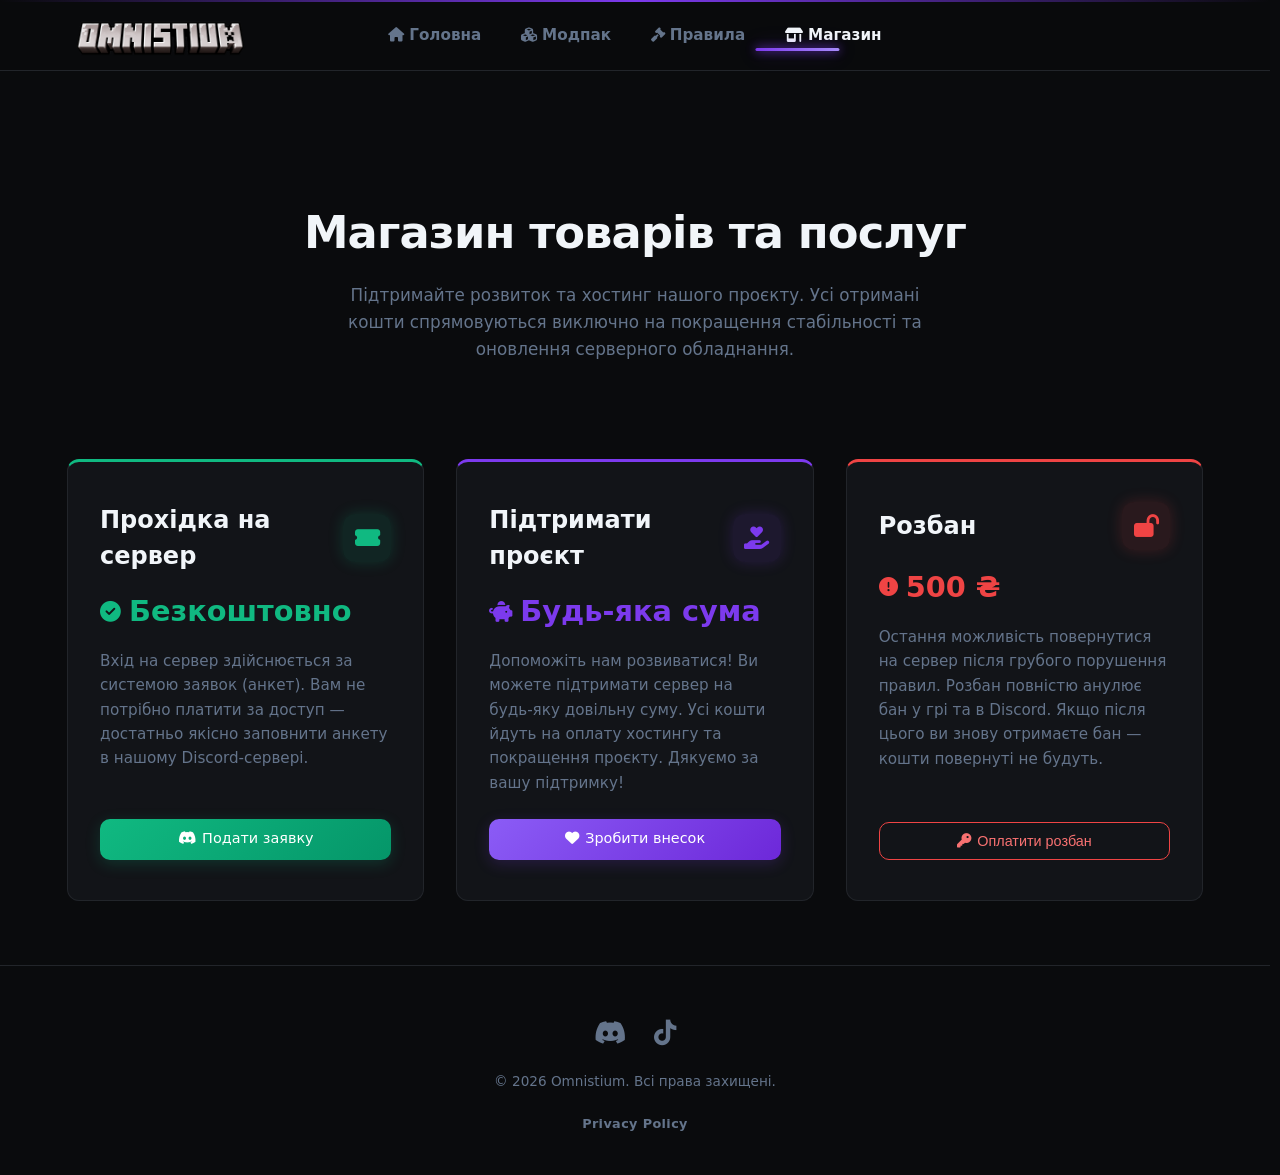
<file: shop.html>
<!DOCTYPE html>
<html lang="uk">
<head>
    <meta charset="UTF-8">
    <meta name="viewport" content="width=device-width, initial-scale=1.0">
    <title>Omnistium — Магазин</title>
    <link rel="icon" type="image/png" href="logo_s.png">
    <link rel="stylesheet" href="style.css">
    <link rel="stylesheet" href="https://cdnjs.cloudflare.com/ajax/libs/font-awesome/6.5.1/css/all.min.css">
    <style>
        /* ІНДИВІДУАЛЬНЕ СВІЧЕННЯ КАРТОК ПРИ НАВЕДЕННІ */
        .card-free:hover {
            border-color: #10b981 !important;
            box-shadow: 0 10px 40px rgba(16, 185, 129, 0.12) !important;
            transform: translateY(-4px);
        }
        .card-donate:hover {
            border-color: var(--purple-accent) !important;
            box-shadow: 0 10px 40px rgba(124, 58, 237, 0.15) !important;
            transform: translateY(-4px);
        }
        .card-unban:hover {
            border-color: #ef4444 !important;
            box-shadow: 0 10px 40px rgba(239, 68, 68, 0.12) !important;
            transform: translateY(-4px);
        }

        /* КРАСИВІ БЕЙДЖІ ДЛЯ ІКОНОК ЗІ СВІТІННЯМ */
        .card-icon-wrapper {
            width: 48px;
            height: 48px;
            border-radius: 12px;
            display: flex;
            align-items: center;
            justify-content: center;
            flex-shrink: 0;
            transition: transform 0.3s ease, box-shadow 0.3s ease;
        }
        .card:hover .card-icon-wrapper { transform: scale(1.1) rotate(5deg); }
        .free-icon { background: rgba(16, 185, 129, 0.1); color: #10b981; box-shadow: 0 0 15px rgba(16, 185, 129, 0.2); }
        .donate-icon { background: rgba(124, 58, 237, 0.1); color: var(--purple-accent); box-shadow: 0 0 15px rgba(124, 58, 237, 0.2); }
        .unban-icon { background: rgba(239, 68, 68, 0.1); color: #ef4444; box-shadow: 0 0 15px rgba(239, 68, 68, 0.2); }

        /* КНОПКИ ТОВАРІВ (З ГРАДІЄНТАМИ) */
        .btn-free {
            background: linear-gradient(135deg, #10b981, #059669) !important;
            border: none !important;
            color: #ffffff !important;
            box-shadow: 0 4px 15px rgba(16, 185, 129, 0.2) !important;
            transition: all 0.25s ease !important;
            text-decoration: none;
            display: inline-block;
        }
        .btn-free::before { display: none !important; }
        .btn-free:hover {
            box-shadow: 0 6px 20px rgba(16, 185, 129, 0.4) !important;
            transform: translateY(-2px);
        }

        .btn-donate {
            background: linear-gradient(135deg, #8b5cf6, #6d28d9) !important;
            border: none !important;
            color: #ffffff !important;
            box-shadow: 0 4px 15px rgba(124, 58, 237, 0.2) !important;
            transition: all 0.25s ease !important;
            text-decoration: none;
            display: inline-block;
        }
        .btn-donate::before { display: none !important; }
        .btn-donate:hover {
            box-shadow: 0 6px 20px rgba(124, 58, 237, 0.4) !important;
            transform: translateY(-2px);
        }

        .btn-unban {
            border: 1px solid #ef4444 !important;
            color: #f87171 !important;
            background-color: transparent !important;
            transition: all 0.25s ease !important;
        }
        .btn-unban::before { display: none !important; }
        .btn-unban:hover {
            background: linear-gradient(135deg, #ef4444, #dc2626) !important;
            border-color: transparent !important;
            color: #ffffff !important;
            box-shadow: 0 6px 20px rgba(239, 68, 68, 0.3) !important;
            transform: translateY(-2px);
        }

        /* --- МОДАЛЬНЕ ВІКНО --- */
        .modal-wrapper {
            position: fixed;
            top: 0;
            left: 0;
            width: 100%;
            height: 100%;
            background-color: rgba(0, 0, 0, 0.75);
            backdrop-filter: blur(12px);
            display: none;
            justify-content: center;
            align-items: center;
            z-index: 2000;
            padding: 20px;
        }

        .modal-content {
            background-color: var(--bg-main);
            border: 1px solid var(--border-color);
            width: 100%;
            max-width: 440px;
            border-radius: 20px;
            padding: 2.5rem;
            position: relative;
            box-shadow: 0 25px 50px -12px rgba(0, 0, 0, 0.6);
            animation: modalSlideUp 0.3s cubic-bezier(0.16, 1, 0.3, 1);
        }

        @keyframes modalSlideUp {
            from { opacity: 0; transform: translateY(20px) scale(0.95); }
            to { opacity: 1; transform: translateY(0) scale(1); }
        }

        .modal-close {
            position: absolute;
            top: 1rem;
            right: 1.2rem;
            color: var(--text-muted);
            font-size: 1.5rem;
            width: 32px;
            height: 32px;
            display: flex;
            align-items: center;
            justify-content: center;
            border-radius: 50%;
            background: rgba(255, 255, 255, 0.05);
            cursor: pointer;
            transition: all 0.2s;
        }

        .modal-close:hover { 
            color: var(--text-main); 
            background: rgba(255, 255, 255, 0.1);
        }

        .modal-header {
            text-align: center;
            margin-bottom: 2rem;
        }

        #modal-item-name {
            font-size: 1.6rem;
            font-weight: 800;
            margin-bottom: 0.4rem;
            color: var(--text-main);
        }

        #modal-item-price {
            color: var(--purple-accent);
            font-weight: 700;
            font-size: 1.1rem;
            background: rgba(124, 58, 237, 0.1);
            display: inline-block;
            padding: 0.3rem 1.2rem;
            border-radius: 50px;
            box-shadow: 0 0 10px rgba(124, 58, 237, 0.1);
        }

        .modal-form {
            display: flex;
            flex-direction: column;
            gap: 1.3rem;
        }

        .input-box {
            display: flex;
            flex-direction: column;
            gap: 0.5rem;
        }

        .input-box label {
            font-size: 0.8rem;
            font-weight: 700;
            color: var(--text-muted);
            text-transform: uppercase;
            letter-spacing: 0.05em;
        }

        /* КОНТЕЙНЕР ДЛЯ ПОЛЯ З ІКОНКОЮ */
        .input-wrapper {
            position: relative;
            display: flex;
            align-items: center;
        }

        .input-icon {
            position: absolute;
            left: 1.2rem;
            color: var(--text-muted);
            font-size: 1.1rem;
            transition: color 0.2s;
        }

        .input-wrapper input {
            width: 100%;
            background: rgba(255, 255, 255, 0.02);
            border: 2px solid var(--border-color);
            border-radius: 12px;
            padding: 0.9rem 1.2rem 0.9rem 2.8rem; /* Збільшений відступ зліва для іконки */
            color: var(--text-main);
            font-family: inherit;
            font-size: 1rem;
            transition: all 0.2s;
        }

        .input-wrapper input:focus {
            outline: none;
            border-color: var(--purple-accent);
            background: rgba(124, 58, 237, 0.02);
            box-shadow: 0 0 0 4px rgba(124, 58, 237, 0.1);
        }

        .input-wrapper input:focus + .input-icon,
        .input-wrapper input:focus ~ .input-icon {
            color: var(--purple-accent);
        }

        /* СТИЛІ ДЛЯ СЕКЦІЇ КОПІЮВАННЯ */
        .copy-section {
            background: var(--bg-card);
            border: 1px solid var(--border-color);
            border-radius: 12px;
            padding: 1.5rem;
            margin-top: 0.5rem;
            display: none;
            flex-direction: column;
            gap: 1.2rem;
            box-shadow: inset 0 2px 10px rgba(0,0,0,0.2);
        }

        .copy-row {
            display: flex;
            align-items: center;
            justify-content: space-between;
            background: rgba(0, 0, 0, 0.3);
            padding: 0.7rem 1rem;
            border-radius: 8px;
            border: 1px solid rgba(255, 255, 255, 0.04);
            transition: border-color 0.2s, background 0.2s;
        }
        
        .copy-row:hover {
            border-color: rgba(255, 255, 255, 0.1);
            background: rgba(0, 0, 0, 0.4);
        }

        .copy-value {
            font-size: 0.95rem;
            color: var(--text-main);
            font-family: monospace;
            overflow: hidden;
            text-overflow: ellipsis;
            white-space: nowrap;
            max-width: 80%;
        }

        .btn-copy-icon {
            background: rgba(124, 58, 237, 0.1);
            border: none;
            color: var(--purple-accent);
            cursor: pointer;
            width: 34px;
            height: 34px;
            border-radius: 8px;
            display: flex;
            align-items: center;
            justify-content: center;
            font-size: 1rem;
            transition: all 0.2s;
        }

        .btn-copy-icon:hover {
            background: var(--purple-accent);
            color: #ffffff;
            transform: scale(1.08);
            box-shadow: 0 4px 10px rgba(124, 58, 237, 0.3);
        }

        .modal-info-text {
            font-size: 0.85rem;
            color: var(--text-muted);
            text-align: center;
            margin-top: 1.5rem;
            line-height: 1.5;
        }
    </style>
</head>
<body>
    <header>
        <nav>
            <div class="logo">
                <a href="index.html">
                    <img src="logo_b.png" alt="Omnistium" class="logo-big">
                    <img src="logo_s.png" alt="Omnistium" class="logo-small">
                </a>
            </div>
            
            <button class="menu-toggle" id="mobile-menu-btn">☰</button>
            
            <ul class="nav-links" id="nav-menu">
                <li><a href="index.html"><i class="fas fa-home" style="font-size: 0.9rem; margin-right: 0.3rem;"></i>Головна</a></li>
                <li><a href="modpack.html"><i class="fas fa-cubes" style="font-size: 0.9rem; margin-right: 0.3rem;"></i>Модпак</a></li>
                <li><a href="rules.html"><i class="fas fa-gavel" style="font-size: 0.9rem; margin-right: 0.3rem;"></i>Правила</a></li>
                <li><a href="shop.html" class="active"><i class="fas fa-shop" style="font-size: 0.9rem; margin-right: 0.3rem;"></i>Магазин</a></li>
            </ul>
        </nav>
    </header>

    <main class="container">
        <section style="text-align: center; padding: 4rem 0;">
            <h1 style="font-size: 2.8rem; margin-bottom: 1rem; font-weight: 800; letter-spacing: -0.02em;">Магазин товарів та послуг</h1>
            <p style="color: var(--text-muted); max-width: 600px; margin: 0 auto; line-height: 1.6; font-size: 1.05rem;">Підтримайте розвиток та хостинг нашого проєкту. Усі отримані кошти спрямовуються виключно на покращення стабільності та оновлення серверного обладнання.</p>
        </section>

        <section class="grid">
            <div class="card card-free" style="display: flex; flex-direction: column; justify-content: space-between; gap: 1.5rem; border-top: 3px solid #10b981; transition: all 0.3s ease;">
                <div>
                    <div style="display: flex; justify-content: space-between; align-items: center; margin-bottom: 1rem;">
                        <h3 style="font-size: 1.5rem; color: var(--text-main); font-weight: 800; margin: 0;">Прохідка на сервер</h3>
                        <div class="card-icon-wrapper free-icon">
                            <i class="fas fa-ticket-alt" style="font-size: 1.4rem;"></i>
                        </div>
                    </div>
                    <div style="font-size: 1.8rem; font-weight: 800; color: #10b981; margin-bottom: 1rem; display: flex; align-items: center; gap: 0.5rem;"><i class="fas fa-check-circle" style="font-size: 1.3rem;"></i> Безкоштовно</div>
                    <p style="color: var(--text-muted); font-size: 0.95rem; line-height: 1.6;">Вхід на сервер здійснюється за системою заявок (анкет). Вам не потрібно платити за доступ — достатньо якісно заповнити анкету в нашому Discord-сервері.</p>
                </div>
                <a href="https://discord.gg/CCuAntx5r" target="_blank" class="btn btn-free" style="text-align: center; border-radius: 10px;"><i class="fab fa-discord" style="margin-right: 0.4rem;"></i>Подати заявку</a>
            </div>

            <div class="card card-donate" style="display: flex; flex-direction: column; justify-content: space-between; gap: 1.5rem; border-top: 3px solid var(--purple-accent); transition: all 0.3s ease;">
                <div>
                    <div style="display: flex; justify-content: space-between; align-items: center; margin-bottom: 1rem;">
                        <h3 style="font-size: 1.5rem; color: var(--text-main); font-weight: 800; margin: 0;">Підтримати проєкт</h3>
                        <div class="card-icon-wrapper donate-icon">
                            <i class="fas fa-hand-holding-heart" style="font-size: 1.4rem;"></i>
                        </div>
                    </div>
                    
                    <div style="font-size: 1.8rem; font-weight: 800; color: var(--purple-accent); margin-bottom: 1rem; display: flex; align-items: center; gap: 0.5rem;"><i class="fas fa-piggy-bank" style="font-size: 1.3rem;"></i> Будь-яка сума</div>

                    <p style="color: var(--text-muted); font-size: 0.95rem; line-height: 1.6;">Допоможіть нам розвиватися! Ви можете підтримати сервер на будь-яку довільну суму. Усі кошти йдуть на оплату хостингу та покращення проєкту. Дякуємо за вашу підтримку!</p>
                </div>
                <a href="https://donatello.to/Omnistium" target="_blank" class="btn btn-donate" style="text-align: center; border-radius: 10px;"><i class="fas fa-heart" style="margin-right: 0.4rem;"></i>Зробити внесок</a>
            </div>

            <div class="card card-unban" style="display: flex; flex-direction: column; justify-content: space-between; gap: 1.5rem; border-top: 3px solid #ef4444; transition: all 0.3s ease;">
                <div>
                    <div style="display: flex; justify-content: space-between; align-items: center; margin-bottom: 1rem;">
                        <h3 style="font-size: 1.5rem; color: var(--text-main); font-weight: 800; margin: 0;">Розбан</h3>
                        <div class="card-icon-wrapper unban-icon">
                            <i class="fas fa-lock-open" style="font-size: 1.4rem;"></i>
                        </div>
                    </div>
                    <div style="font-size: 1.8rem; font-weight: 800; color: #ef4444; margin-bottom: 1rem; display: flex; align-items: center; gap: 0.5rem;"><i class="fas fa-circle-exclamation" style="font-size: 1.2rem;"></i> 500 ₴</div>
                    <p style="color: var(--text-muted); font-size: 0.95rem; line-height: 1.6;">Остання можливість повернутися на сервер після грубого порушення правил. Розбан повністю анулює бан у грі та в Discord. Якщо після цього ви знову отримаєте бан — кошти повернуті не будуть.</p>
                </div>
                <button onclick="openPurchaseModal('Розбан', '500 ₴')" class="btn btn-unban" style="text-align: center; border-radius: 10px;"><i class="fas fa-key" style="margin-right: 0.4rem;"></i>Оплатити розбан</button>
            </div>
        </section>
    </main>

    <div class="modal-wrapper" id="purchase-modal">
        <div class="modal-content">
            <div class="modal-close" onclick="closePurchaseModal()"><i class="fas fa-times"></i></div>
            <div class="modal-header">
                <div id="modal-item-name">Товар</div>
                <div id="modal-item-price">Ціна</div>
            </div>
            
            <div class="modal-form" id="form-step">
                <div class="input-box">
                    <label for="mc-name">Нікнейм Minecraft</label>
                    <div class="input-wrapper">
                        <i class="fas fa-gamepad input-icon"></i>
                        <input type="text" id="mc-name" placeholder="Введіть ваш нік у грі...">
                    </div>
                </div>
                <div class="input-box">
                    <label for="ds-name">Discord нікнейм</label>
                    <div class="input-wrapper">
                        <i class="fab fa-discord input-icon"></i>
                        <input type="text" id="ds-name" placeholder="Введіть ваш нік у Discord...">
                    </div>
                </div>
                
                <button class="btn btn-donate" onclick="generateDonatelloData()" style="padding: 1rem; font-size: 1rem; margin-top: 0.5rem; width: 100%; border-radius: 10px;">
                    <i class="fas fa-magic" style="margin-right: 0.5rem;"></i>Створити дані для оплати
                </button>
            </div>

            <div class="copy-section" id="copy-step">
                <div class="input-box">
                    <label>1. Скопіюйте суму платежу:</label>
                    <div class="copy-row">
                        <span class="copy-value" id="target-amount">0</span>
                        <button class="btn-copy-icon" onclick="copyText('target-amount', this)" title="Скопіювати суму"><i class="fas fa-copy"></i></button>
                    </div>
                </div>

                <div class="input-box">
                    <label>2. Скопіюйте для поля «Ім'я»:</label>
                    <div class="copy-row">
                        <span class="copy-value" id="target-name" style="font-weight: 700; color: #34d399;">Нікнейм</span>
                        <button class="btn-copy-icon" onclick="copyText('target-name', this)" title="Скопіювати ім'я"><i class="fas fa-copy"></i></button>
                    </div>
                </div>

                <div class="input-box">
                    <label>3. Скопіюйте для поля «Повідомлення»:</label>
                    <div class="copy-row">
                        <span class="copy-value" id="target-message">Текст</span>
                        <button class="btn-copy-icon" onclick="copyText('target-message', this)" title="Скопіювати повідомлення"><i class="fas fa-copy"></i></button>
                    </div>
                </div>

                <button class="btn btn-free" onclick="redirectToDonatello()" style="padding: 1rem; font-size: 1rem; margin-top: 0.5rem; width: 100%; border-radius: 10px;">
                    <i class="fas fa-external-link-alt" style="margin-right: 0.5rem;"></i>Перейти на Donatello та вставити
                </button>
            </div>
            
            <p class="modal-info-text" id="modal-hint">
                Заповніть поля вище, щоб ми сформували правильні дані для вашої безпечної оплати.
            </p>
        </div>
    </div>

    <footer>
        <div class="footer-socials">
            <a href="https://discord.gg/CCuAntx5r" target="_blank" title="Наш Discord"><i class="fab fa-discord"></i></a>
            <a href="https://www.tiktok.com/@omnist1um" target="_blank" title="Наш TikTok"><i class="fab fa-tiktok"></i></a>
        </div>
        <p>&copy; <span id="current-year">2026</span> Omnistium. Всі права захищені.</p>
        <div class="footer-links">
            <a href="privacy-policy.html">Privacy Policy</a>
        </div>
    </footer>

    <script>
        const modal = document.getElementById('purchase-modal');
        const itemName = document.getElementById('modal-item-name');
        const itemPrice = document.getElementById('modal-item-price');
        
        const formStep = document.getElementById('form-step');
        const copyStep = document.getElementById('copy-step');
        const modalHint = document.getElementById('modal-hint');

        // Відкриття вікна
        function openPurchaseModal(name, price) {
            itemName.innerText = name;
            itemPrice.innerText = price;
            modal.style.display = 'flex';
            document.body.style.overflow = 'hidden';
            
            // Скидаємо вікно до першого кроку
            formStep.style.display = 'flex';
            copyStep.style.display = 'none';
            modalHint.innerHTML = 'Заповніть поля вище, щоб ми сформували правильні дані для вашої безпечної оплати.';
            
            document.getElementById('mc-name').value = "";
            document.getElementById('ds-name').value = "";
        }

        // Закриття вікна
        function closePurchaseModal() {
            modal.style.display = 'none';
            document.body.style.overflow = 'auto';
        }

        window.onclick = function(event) {
            if (event.target == modal) {
                closePurchaseModal();
            }
        }

        // Генерація даних для копіювання
        function generateDonatelloData() {
            const mc = document.getElementById('mc-name').value.trim();
            const ds = document.getElementById('ds-name').value.trim();
            const nameText = itemName.innerText;
            const priceText = itemPrice.innerText;

            if (mc === "" || ds === "") {
                alert("Будь ласка, заповніть обидва поля!");
                return;
            }

            // Витягуємо суму (число)
            const amountMatch = priceText.match(/\d+/);
            const amount = amountMatch ? amountMatch[0] : "0";

            // Для поля "Повідомлення"
            const commentMessage = `Товар: ${nameText} | Discord: ${ds}`;

            // Підставляємо значення у блоки копіювання
            document.getElementById('target-amount').innerText = amount;
            document.getElementById('target-name').innerText = mc; 
            document.getElementById('target-message').innerText = commentMessage;

            // Перемикаємо кроки інтерфейсу
            formStep.style.display = 'none';
            copyStep.style.display = 'flex';
            modalHint.innerHTML = `<span style="color: #eab308; font-weight:600;"><i class="fas fa-info-circle"></i> Натисніть іконки копіювання праворуч, а потім послідовно вставте ці дані у поля на сторінці Donatello.</span>`;
        }

        // Покращена функція копіювання з анімацією
        function copyText(elementId, btnElement) {
            const textToCopy = document.getElementById(elementId).innerText;
            const iconElement = btnElement.querySelector('i');
            
            const showSuccess = () => {
                // Міняємо іконку на галочку
                iconElement.className = 'fas fa-check';
                iconElement.style.color = '#10b981'; // Зелений колір
                btnElement.style.background = 'rgba(16, 185, 129, 0.15)';
                
                // Повертаємо назад через 2 секунди
                setTimeout(() => {
                    iconElement.className = 'fas fa-copy';
                    iconElement.style.color = '';
                    btnElement.style.background = '';
                }, 2000);
            };

            navigator.clipboard.writeText(textToCopy).then(() => {
                showSuccess();
            }).catch(err => {
                const el = document.createElement('textarea');
                el.value = textToCopy;
                document.body.appendChild(el);
                el.select();
                document.execCommand('copy');
                document.body.removeChild(el);
                showSuccess();
            });
        }

        // Перехід на Donatello
        function redirectToDonatello() {
            const donatelloUsername = "Omnistium";
            window.open(`https://donatello.to/${donatelloUsername}`, '_blank');
            closePurchaseModal();
        }
    </script>
    <script src="main.js"></script>
</body>
</html>
</file>
<file: style.css>
:root {
    --bg-main: #0a0b0d;        
    --bg-card: #121418;        
    --border-color: #22252a;    
    --text-main: #f1f5f9;       
    --text-muted: #64748b;     
    --accent: #ffffff;         
    --purple-accent: #7c3aed;  
    --purple-glow: rgba(124, 58, 237, 0.15);
}

* {
    margin: 0;
    padding: 0;
    box-sizing: border-box;
}

html {
    transition: filter 0.6s cubic-bezier(0.16, 1, 0.3, 1);
    scrollbar-gutter: stable;
    scrollbar-color: #2a2d35 var(--bg-main);
    scrollbar-width: thin;
}

/* Стилізована смуга прокрутки (Chromium) */
::-webkit-scrollbar {
    width: 8px;
}

::-webkit-scrollbar-track {
    background: var(--bg-main);
}

::-webkit-scrollbar-thumb {
    background: #2a2d35;
    border-radius: 4px;
}

::-webkit-scrollbar-thumb:hover {
    background: var(--purple-accent);
}

html.system-overload {
    filter: invert(1) hue-rotate(180deg) contrast(1.2) !important;
}

body {
    background-color: var(--bg-main);
    color: var(--text-main);
    font-family: system-ui, -apple-system, sans-serif;
    line-height: 1.5;
    display: flex;
    flex-direction: column;
    min-height: 100vh;
    overflow-x: hidden;
}

@keyframes fadeInUp {
    from { opacity: 0; transform: translateY(20px); }
    to { opacity: 1; transform: translateY(0); }
}

.container, .rules-layout {
    animation: fadeInUp 0.6s cubic-bezier(0.16, 1, 0.3, 1) forwards;
}

/* АНІМОВАНА ЖОВТО-ЧОРНА СТРІЧКА РОЗРОБКИ */
.dev-banner {
    background: repeating-linear-gradient(
        -45deg,
        #eab308,
        #eab308 20px,
        #1e1b4b 20px,
        #1e1b4b 40px
    );
    background-size: 56px 56px;
    animation: devStripes 2s linear infinite;
    height: 36px;
    display: flex;
    align-items: center;
    overflow: hidden;
    position: relative;
    border-bottom: 2px solid #000;
    z-index: 101;
}

.dev-banner-text {
    white-space: nowrap;
    font-weight: 800;
    text-transform: uppercase;
    font-size: 0.85rem;
    letter-spacing: 0.05em;
    color: #ffffff;
    text-shadow: 2px 2px 0px #000000, -2px -2px 0px #000000, 2px -2px 0px #000000, -2px 2px 0px #000000;
    animation: devMarquee 25s linear infinite;
    padding-left: 100%;
}

@keyframes devStripes {
    from { background-position: 0 0; }
    to { background-position: 56px 0; }
}

@keyframes devMarquee {
    0% { transform: translate3d(0, 0, 0); }
    100% { transform: translate3d(-100%, 0, 0); }
}

/* Навігація */
header {
    border-bottom: 1px solid var(--border-color);
    background-color: rgba(10, 11, 13, 0.85);
    backdrop-filter: blur(12px); 
    -webkit-backdrop-filter: blur(12px);
    position: sticky;
    top: 0;
    z-index: 100;
}

header::before {
    content: '';
    position: absolute;
    top: 0;
    left: 0;
    width: 100%;
    height: 2px;
    background: linear-gradient(90deg, transparent, var(--purple-accent), transparent);
}

nav {
    max-width: 1200px;
    margin: 0 auto;
    padding: 0 2rem;
    display: flex;
    align-items: center;
    height: 70px;
    position: relative;
}

.logo {
    position: absolute;
    left: 2rem;
    top: 60%;
    transform: translateY(-50%);
    z-index: 10;
    perspective: 1000px;
    display: inline-flex;
    height: 105px;
    width: auto;
}

.logo a {
    display: inline-flex;
    align-items: center;
    height: 100%;
    width: auto;
    background: transparent !important;
    text-decoration: none;
}

.logo img {
    height: 100%;
    width: auto;
    display: block;
    background: transparent !important;
    border: none;
    image-rendering: -webkit-optimize-contrast;
    image-rendering: crisp-edges;
    transition: transform 0.5s cubic-bezier(0.16, 1, 0.3, 1), filter 0.5s cubic-bezier(0.16, 1, 0.3, 1);
    filter: drop-shadow(0 0 0 transparent);
}

.logo:hover img {
    transform: scale(1.02);
    filter: drop-shadow(0 0 18px rgba(124, 58, 237, 0.75));
}

.logo .logo-big { display: block !important; }
.logo .logo-small { display: none !important; }

@keyframes logoCrazySpin {
    from { transform: rotateY(0deg) scale(1.1); }
    to { transform: rotateY(720deg) scale(1.1); }
}

html.system-overload .logo img {
    animation: logoCrazySpin 2s cubic-bezier(0.16, 1, 0.3, 1) infinite alternate;
    filter: drop-shadow(0 0 25px var(--purple-accent)) !important;
}

@keyframes gearFallOnly {
    0% { transform: translateY(-50px); opacity: 0; }
    10% { opacity: 0.9; }
    90% { opacity: 0.9; }
    100% { transform: translateY(105vh); opacity: 0; }
}

@keyframes gearRotate {
    from { transform: rotate(0deg); }
    to { transform: rotate(360deg); }
}

.gear-container {
    position: fixed;
    top: -50px;
    pointer-events: none;
    z-index: 9999;
    animation: gearFallOnly linear forwards;
}

.falling-gear {
    display: block;
    width: 100%;
    height: 100%;
    object-fit: contain;
    animation: gearRotate linear infinite;
    filter: drop-shadow(0 0 6px rgba(124, 58, 237, 0.6));
}

.nav-links {
    display: flex;
    gap: 2.5rem;
    list-style: none;
    position: absolute;
    left: 50%;
    transform: translateX(-50%);
}

.nav-links a {
    color: var(--text-muted);
    text-decoration: none;
    font-size: 0.95rem;
    font-weight: 600;
    padding: 0.4rem 0;
    transition: color 0.3s ease;
}

.nav-links a:hover, .nav-links a.active {
    color: var(--text-main);
}

.nav-indicator {
    position: absolute;
    bottom: -4px;
    height: 3px;
    background: linear-gradient(90deg, var(--purple-accent), #a78bfa);
    border-radius: 4px;
    pointer-events: none;
    box-shadow: 0 0 10px var(--purple-accent), 0 0 20px rgba(124, 58, 237, 0.4);
    transition: left 0.35s cubic-bezier(0.38, 1.4, 0.6, 1), width 0.25s ease-in-out;
}

.menu-toggle {
    display: none;
    background: transparent;
    border: none;
    color: var(--text-main);
    font-size: 1.5rem;
    cursor: pointer;
}

.btn {
    display: inline-block;
    padding: 0.6rem 1.3rem;
    border: 1px solid var(--border-color);
    background: rgba(255, 255, 255, 0.02);
    color: var(--text-main);
    text-decoration: none;
    cursor: pointer;
    border-radius: 6px;
    font-size: 0.9rem;
    font-weight: 500;
    position: relative;
    overflow: hidden;
    z-index: 1;
    transition: all 0.3s cubic-bezier(0.16, 1, 0.3, 1);
}

.btn::before {
    content: '';
    position: absolute;
    top: 0;
    left: 0;
    width: 100%;
    height: 100%;
    background: var(--purple-accent);
    z-index: -1;
    transform: scaleY(0);
    transform-origin: bottom;
    transition: transform 0.3s cubic-bezier(0.16, 1, 0.3, 1);
}

.btn:hover {
    border-color: var(--purple-accent);
    box-shadow: 0 0 15px rgba(124, 58, 237, 0.3);
    color: #fff;
}

.btn:hover::before { transform: scaleY(1); }

@keyframes pulseGlow {
    0% { box-shadow: 0 0 0 0 rgba(124, 58, 237, 0.4); }
    70% { box-shadow: 0 0 0 10px rgba(124, 58, 237, 0); }
    100% { box-shadow: 0 0 0 0 rgba(124, 58, 237, 0); }
}

.btn-primary {
    background: linear-gradient(135deg, var(--purple-accent), #6d28d9);
    border: none;
    color: #ffffff;
    font-weight: 600;
    animation: pulseGlow 2s infinite;
}

.btn-primary::before { display: none; }
.btn-primary:hover {
    background: linear-gradient(135deg, #6d28d9, #5b21b6);
    transform: translateY(-1px);
    box-shadow: 0 4px 20px rgba(124, 58, 237, 0.4);
    color: #ffffff;
}

.container {
    max-width: 1200px;
    margin: 0 auto;
    padding: 4rem 2rem;
    flex: 1;
    width: 100%;
}

.grid {
    display: grid;
    grid-template-columns: repeat(auto-fit, minmax(320px, 1fr));
    gap: 2rem;
    margin-top: 2rem;
}

.card {
    background-color: var(--bg-card);
    border: 1px solid var(--border-color);
    padding: 2.5rem 2rem;
    border-radius: 12px; 
    position: relative;
    overflow: hidden;
    transition: transform 0.4s cubic-bezier(0.16, 1, 0.3, 1), border-color 0.4s ease, box-shadow 0.4s ease;
}

.card:hover {
    transform: translateY(-5px);
    border-color: rgba(124, 58, 237, 0.35);
    box-shadow: 0 10px 30px rgba(124, 58, 237, 0.06);
}

.ip-box {
    display: inline-flex;
    align-items: center;
    gap: 1rem;
    background-color: var(--bg-card);
    border: 1px solid var(--border-color);
    padding: 0.8rem 1.6rem;
    margin-top: 1.5rem;
    cursor: pointer;
    border-radius: 8px;
    font-family: monospace;
    font-size: 1rem;
    transition: all 0.25s cubic-bezier(0.16, 1, 0.3, 1);
}

.ip-box:hover {
    border-color: var(--purple-accent); 
    background-color: rgba(124, 58, 237, 0.02);
    transform: scale(1.02);
}

.ip-box:active { transform: scale(0.98); }

.rules-layout {
    display: flex;
    max-width: 1400px;
    margin: 0 auto;
    flex: 1;
    width: 100%;
}

.rules-sidebar {
    width: 280px;
    border-right: 1px solid var(--border-color);
    padding: 2.5rem 2rem;
    position: sticky;
    top: 107px; /* Спільний відступ з банером */
    height: calc(100vh - 107px);
    overflow-y: auto;
}

.sidebar-category {
    font-size: 0.75rem;
    text-transform: uppercase;
    letter-spacing: 0.1em;
    color: var(--text-main); 
    font-weight: 700;
    margin-bottom: 0.75rem;
    margin-top: 2rem;
}

.sidebar-category:first-child { margin-top: 0; }
.sidebar-links {
    list-style: none;
    display: flex;
    flex-direction: column;
    gap: 0.4rem;
}

.sidebar-links a {
    color: var(--text-muted);
    text-decoration: none;
    font-size: 0.9rem;
    display: block;
    padding: 0.3rem 0.5rem;
    border-radius: 6px;
    border-left: 2px solid transparent;
    transition: all 0.2s ease;
}

.sidebar-links a:hover {
    color: var(--text-main);
    background-color: rgba(255, 255, 255, 0.02);
    padding-left: 0.75rem;
}

.sidebar-links a.active {
    font-weight: 600;
    color: var(--purple-accent); 
    background-color: rgba(124, 58, 237, 0.05);
    border-left-color: var(--purple-accent);
    padding-left: 0.75rem;
}

.rules-content {
    flex: 1;
    padding: 2.5rem 4rem;
    overflow-y: auto;
}

.rules-section { display: none; }
.rules-section.active {
    display: block;
    animation: fadeInUp 0.4s cubic-bezier(0.16, 1, 0.3, 1) forwards; 
}

.rules-meta {
    font-size: 0.85rem;
    color: var(--text-muted);
    margin-bottom: 2.5rem;
    border-bottom: 1px solid var(--border-color);
    padding-bottom: 0.75rem;
}

.rules-content h2 { font-size: 1.8rem; font-weight: 700; margin-bottom: 0.5rem; }
.rules-content h3 {
    margin-top: 2.5rem;
    margin-bottom: 1.2rem;
    color: var(--text-main);
    border-left: 3px solid var(--purple-accent); 
    padding-left: 0.75rem;
    font-size: 1.25rem;
}

.rule-block {
    display: flex;
    gap: 1.2rem;
    background-color: var(--bg-card);
    border: 1px solid var(--border-color);
    padding: 1.2rem;
    margin-bottom: 0.75rem;
    border-radius: 8px;
    border-left: 2px solid var(--border-color);
    transition: all 0.25s cubic-bezier(0.16, 1, 0.3, 1);
}

.rule-block:hover {
    border-left-color: var(--purple-accent); 
    background-color: rgba(124, 58, 237, 0.01);
    transform: translateX(4px); 
}

.rule-number { font-weight: 700; color: var(--purple-accent); min-width: 45px; }

.policy-content {
    max-width: 800px;
    margin: 0 auto;
}

.policy-content h1 { font-size: 2.2rem; font-weight: 800; margin-bottom: 0.5rem; }
.policy-content h2 { font-size: 1.3rem; font-weight: 700; margin-top: 2rem; margin-bottom: 0.8rem; color: var(--text-main); }
.policy-content p { color: var(--text-muted); font-size: 0.95rem; margin-bottom: 1rem; line-height: 1.6; }

footer {
    border-top: 1px solid var(--border-color);
    padding: 3rem 2rem 2.5rem 2rem;
    text-align: center;
    background-color: var(--bg-main);
    display: flex;
    flex-direction: column;
    align-items: center;
    gap: 1.2rem;
}

.footer-socials {
    display: flex;
    gap: 1.8rem;
}

.footer-socials a {
    color: var(--text-muted);
    font-size: 1.6rem;
    transition: color 0.3s cubic-bezier(0.16, 1, 0.3, 1), transform 0.3s cubic-bezier(0.16, 1, 0.3, 1);
}

.footer-socials a:hover {
    color: var(--purple-accent);
    transform: translateY(-3px);
}

footer p {
    color: var(--text-muted);
    font-size: 0.85rem;
    font-weight: 500;
}

.footer-links a {
    color: var(--text-muted);
    text-decoration: none;
    font-size: 0.8rem;
    font-weight: 600;
    letter-spacing: 0.03em;
    transition: color 0.3s ease;
}

.footer-links a:hover {
    color: var(--text-main);
}

@media (max-width: 768px) {
    nav { display: flex; height: auto; padding: 0.75rem 1.5rem; justify-content: space-between; }
    .logo { position: static; transform: none; height: 50px; width: auto; }
    .logo:hover a { transform: none !important; }
    .menu-toggle { display: block; }
    .logo .logo-big { display: none !important; }
    .logo .logo-small { display: block !important; height: 40px; }

    .nav-links {
        display: none;
        flex-direction: column;
        position: absolute;
        top: 100%;
        left: 0;
        width: 100%;
        background-color: var(--bg-main);
        border-bottom: 1px solid var(--border-color);
        padding: 1.5rem;
        gap: 1.2rem;
        left: 0;
        transform: none;
    }

    .nav-links.open { display: flex; }
    .nav-links a { width: 100%; text-align: center; padding: 0.6rem; }
    .nav-indicator { display: none !important; }
    .container { padding: 3rem 1.5rem; }
    h1 { font-size: 2.5rem !important; }
    .grid { grid-template-columns: 1fr; gap: 1.2rem; }
    .card:hover { transform: translateY(-2px); }
    .rules-layout { flex-direction: column; }

    .rules-sidebar {
        width: 100%; height: auto; position: relative; top: 0;
        border-right: none; border-bottom: 1px solid var(--border-color);
        padding: 1rem 1.5rem; display: flex; overflow-x: auto;
        white-space: nowrap; gap: 1.5rem; scrollbar-width: none;
    }
    .rules-sidebar::-webkit-scrollbar { display: none; }
    .sidebar-category { margin: 0; display: flex; align-items: center; font-size: 0.75rem; }
    .sidebar-links { flex-direction: row; gap: 1rem; }
    .sidebar-links a { padding: 0.5rem 0.75rem; background: transparent !important; box-shadow: none !important; }
    .sidebar-links a.active { color: var(--purple-accent); }
    .rules-content { padding: 2rem 1.5rem; }
    .rule-block { flex-direction: column; gap: 0.4rem; }
    .rule-block:hover { transform: none; }
}
</file>
